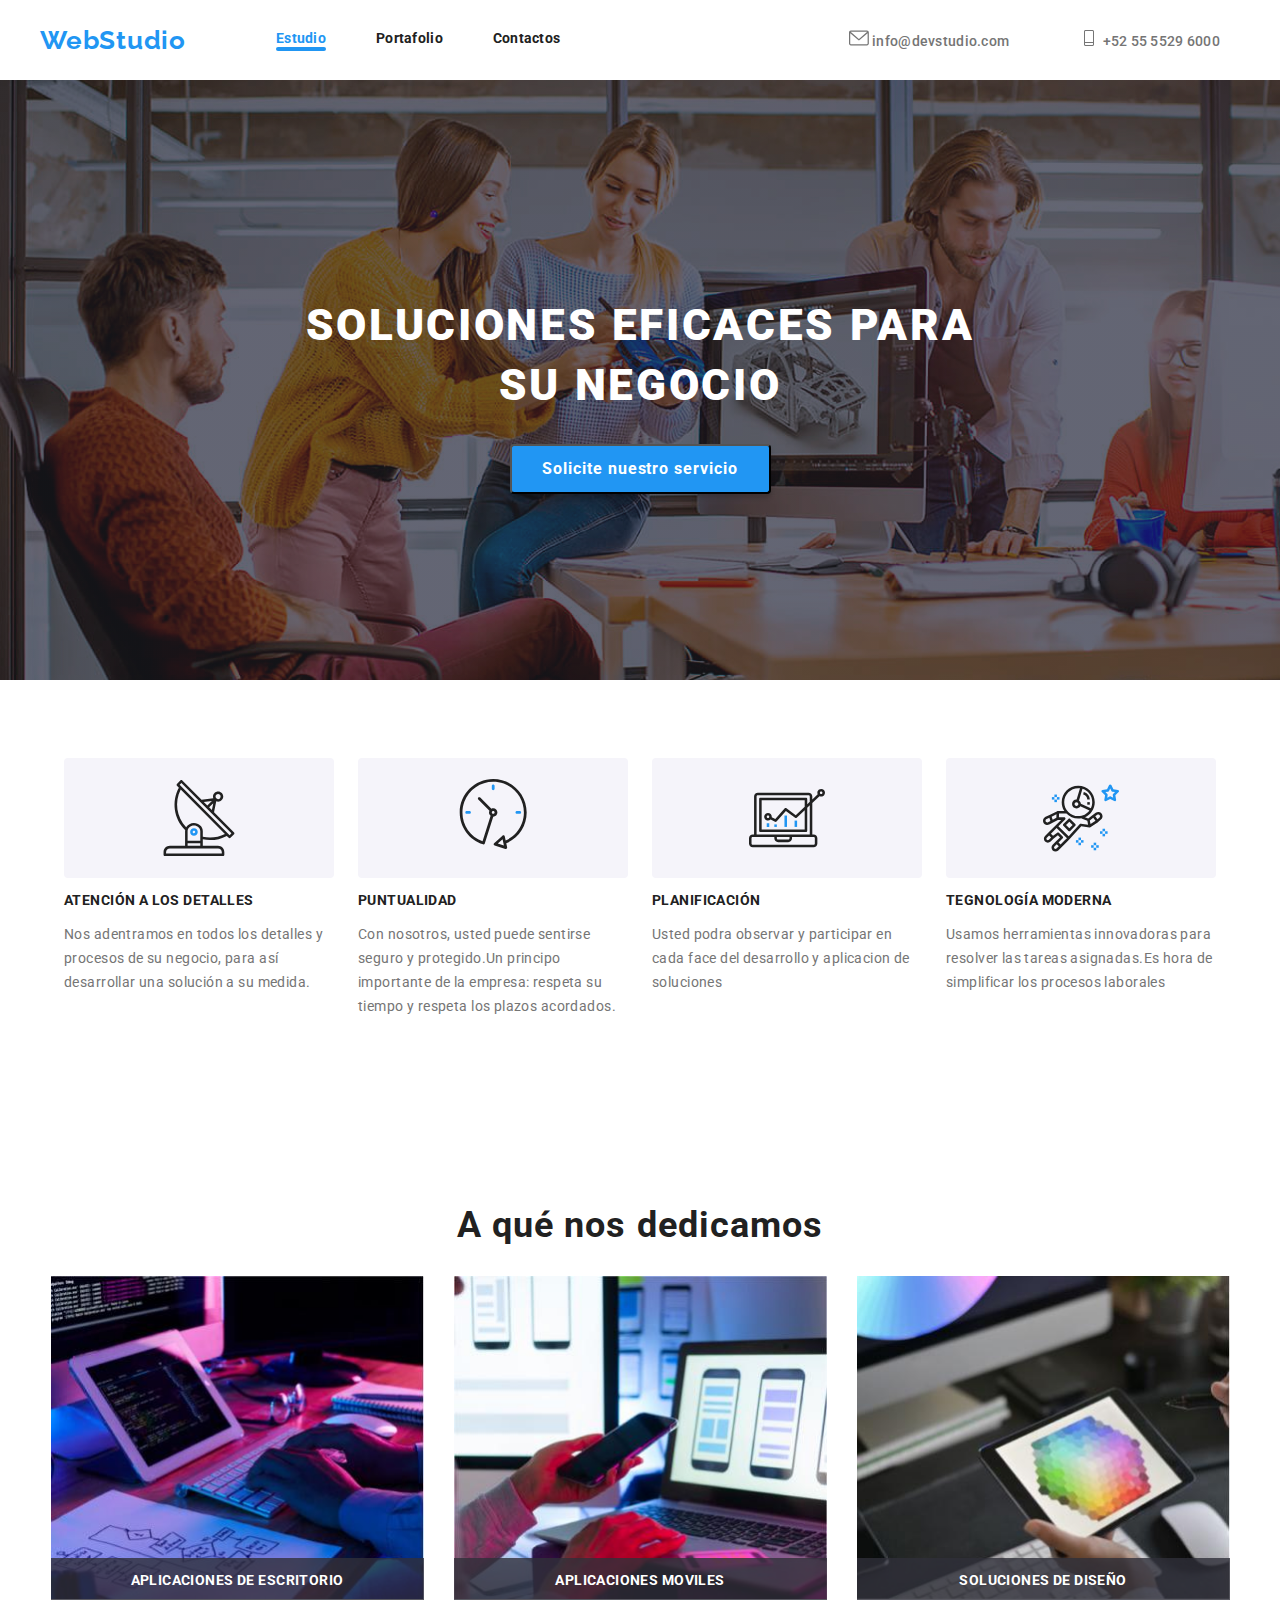
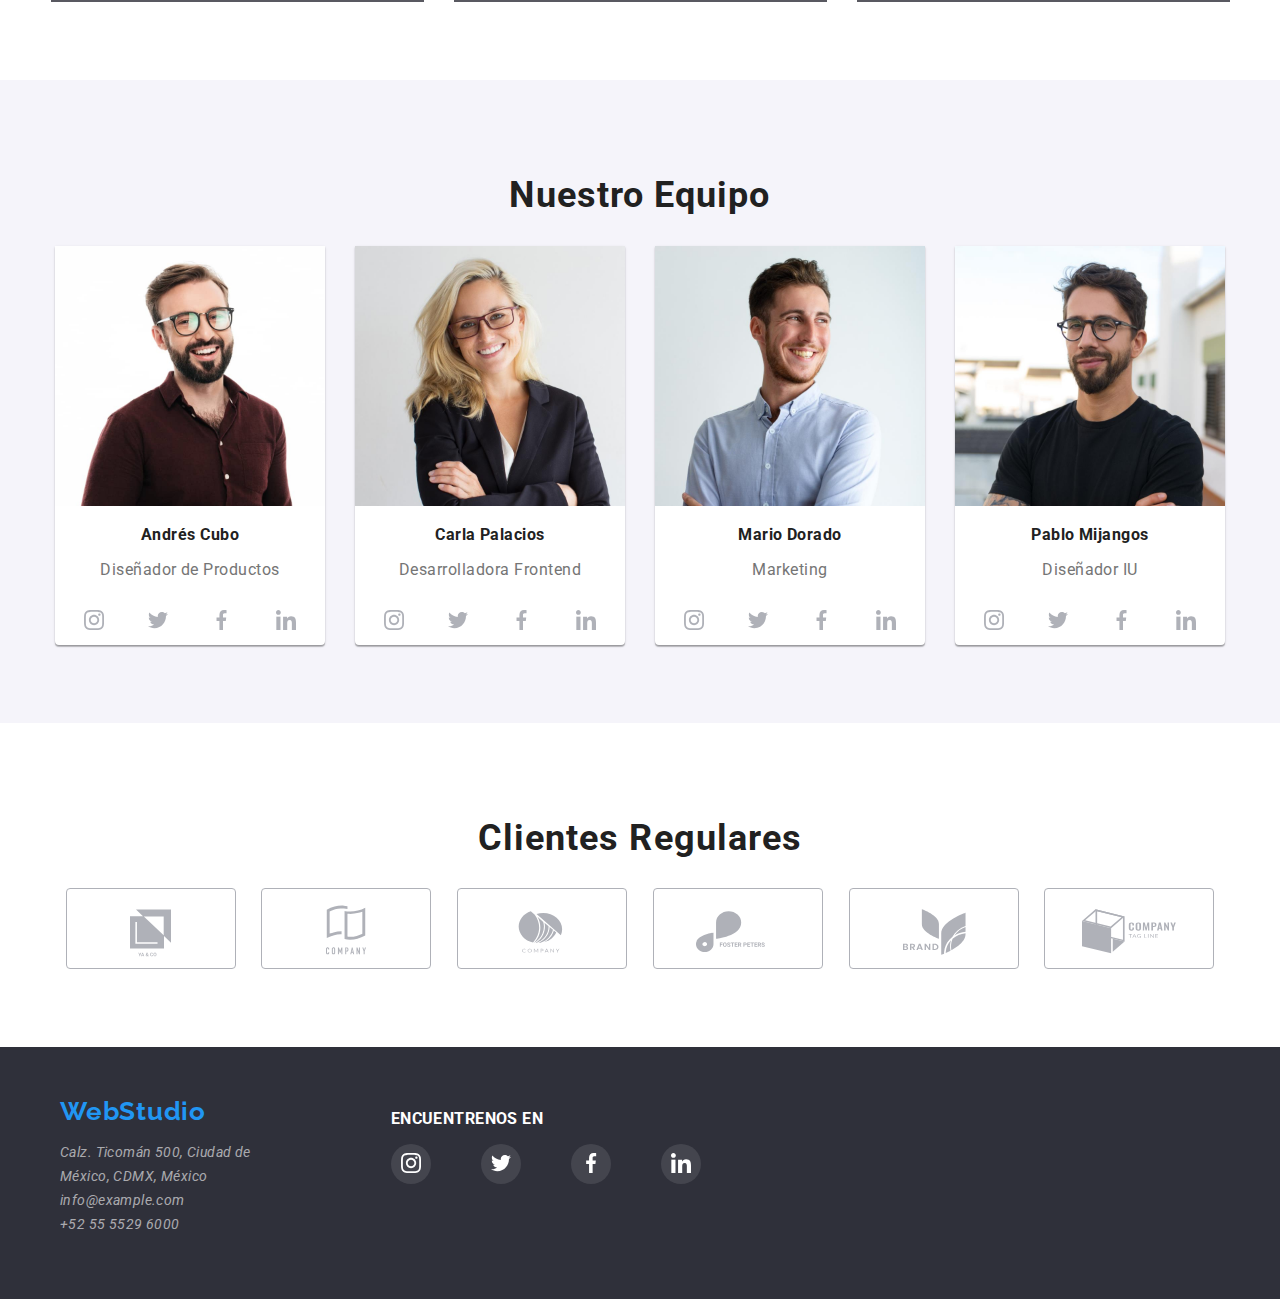
<file: index.html>
<!DOCTYPE html>
<html lang="es">
  <head>
    <meta charset="UTF-8" />
    <meta name="viewport" content="width=device-width, initial-scale=1.0" />
    <link rel="preconnect" href="https://fonts.googleapis.com" />
    <link rel="preconnect" href="https://fonts.gstatic.com" crossorigin />
    <link
      href="https://fonts.googleapis.com/css2?family=Raleway:wght@700&family=Roboto&display=swap"
      rel="stylesheet"
    />
    <link rel="stylesheet" href="css/modern-normalize.css" />
    <link rel="stylesheet" href="css/styles.css" />
    <title>WebStudio</title>
  </head>
  <body>
    <header>
      <div class="container container-header">
        <nav class="navigation-bar">
          <a href="./index.html" class="header-logo">WebStudio</a>
          <ul class="navigation-list">
            <li>
              <a href="index.html" class="nav-list-item active">Estudio</a>
            </li>
            <li>
              <a href="portafolio.html" class="nav-list-item">Portafolio</a>
            </li>
            <li><a href="#" class="nav-list-item">Contactos</a></li>
          </ul>
        </nav>
        <ul class="list-contact">
          <li>
            <a href="mailto:info@devstudio.com" class="list-contact-item">
              <svg width="20px" height="16px">
                <use href="./images/icons/symbol-defs.svg#icon-sobre"></use>
              </svg>
              info@devstudio.com
            </a>
          </li>
          <li>
            <a href="tel:+525555296000" class="list-contact-item">
              <svg width="20px" height="16px">
                <use href="./images/icons/symbol-defs.svg#icon-telefono"></use>
              </svg>

              +52 55 5529 6000
            </a>
          </li>
        </ul>
      </div>
    </header>
    <main>
      <section id="main__main" class="banner">
        <div class="container container-banner">
          <h1 class="title-banner">SOLUCIONES EFICACES PARA SU NEGOCIO</h1>
          <button type="button" class="btn-banner data-modal-open">
            Solicite nuestro servicio
          </button>
        </div>
      </section>
      <section id="main__descripcion" class="section">
        <div class="container">
          <ul class="main-list-descripcion">
            <li>
              <div class="item-img">
                <svg class="" width="76px" height="78px">
                  <use
                    href="./images/icons/symbol-defs.svg#icon-antena-1"
                  ></use>
                </svg>
              </div>

              <h3 class="title-main-descripcion">ATENCIÓN A LOS DETALLES</h3>
              <p class="item-description">
                Nos adentramos en todos los detalles y procesos de su negocio,
                para así desarrollar una solución a su medida.
              </p>
            </li>
            <li>
              <div class="item-img">
                <svg class="" width="76px" height="78px">
                  <use href="./images/icons/symbol-defs.svg#icon-reloj-1"></use>
                </svg>
              </div>
              <h3 class="title-main-descripcion">PUNTUALIDAD</h3>
              <p class="item-description">
                Con nosotros, usted puede sentirse seguro y protegido.Un
                principo importante de la empresa: respeta su tiempo y respeta
                los plazos acordados.
              </p>
            </li>
            <li>
              <div class="item-img">
                <svg class="" width="76px" height="78px">
                  <use
                    href="./images/icons/symbol-defs.svg#icon-diagrama-1"
                  ></use>
                </svg>
              </div>
              <h3 class="title-main-descripcion">PLANIFICACIÓN</h3>
              <p class="item-description">
                Usted podra observar y participar en cada face del desarrollo y
                aplicacion de soluciones
              </p>
            </li>
            <li>
              <div class="item-img">
                <svg class="" width="76px" height="78px">
                  <use
                    href="./images/icons/symbol-defs.svg#icon-astronauta-1"
                  ></use>
                </svg>
              </div>
              <h3 class="title-main-descripcion">TEGNOLOGÍA MODERNA</h3>
              <p class="item-description">
                Usamos herramientas innovadoras para resolver las tareas
                asignadas.Es hora de simplificar los procesos laborales
              </p>
            </li>
          </ul>
        </div>
      </section>
      <section id="main__ofrecemos" class="section">
        <div class="container container-services">
          <h2 class="title-main-services">A qué nos dedicamos</h2>
          <ul class="main-list-services">
            <li class="service-card">
              <div class="card-overlay">
                <p class="overlay-text">APLICACIONES DE ESCRITORIO</p>
              </div>
              <img
                src="./images/caja_1.jpg"
                alt="primera imagen izquierda"
                width="373"
                height="323"
              />
            </li>
            <li class="service-card">
              <div class="card-overlay">
                <p class="overlay-text">APLICACIONES MOVILES</p>
              </div>
              <img
                src="./images/caja_2.jpg"
                alt="segunda imagen centro"
                width="373"
                height="323"
              />
            </li>
            <li class="service-card">
              <div class="card-overlay">
                <p class="overlay-text">SOLUCIONES DE DISEÑO</p>
              </div>
              <img
                src="./images/caja_3.jpg"
                alt="tercera imagen derecha"
                width="373"
                height="323"
              />
            </li>
          </ul>
        </div>
      </section>
      <section id="main__Equipo" class="section team-section">
        <div class="container">
          <h2 class="title-main-team">Nuestro Equipo</h2>
          <ul class="main-list-team">
            <li class="target">
              <img
                src="./images/andres_c.jpg"
                alt="Andres Cubo"
                width="270"
                height="260"
              />
              <h3 class="title-item-team">Andrés Cubo</h3>
              <p class="professions">Diseñador de Productos</p>
              <ul class="redes-tarjetas">
                <li>
                  <a class="redes-sociales">
                    <svg width="20" height="20">
                      <use
                        href="./images/icons/symbol-defs.svg#icon-instagram"
                      ></use>
                    </svg>
                  </a>
                </li>
                <li>
                  <a class="redes-sociales">
                    <svg width="20" height="20">
                      <use
                        href="./images/icons/symbol-defs.svg#icon-twitter"
                      ></use>
                    </svg>
                  </a>
                </li>
                <li>
                  <a class="redes-sociales">
                    <svg width="20" height="20">
                      <use
                        href="./images/icons/symbol-defs.svg#icon-facebook"
                      ></use>
                    </svg>
                  </a>
                </li>
                <li>
                  <a class="redes-sociales">
                    <svg width="20" height="20">
                      <use
                        href="./images/icons/symbol-defs.svg#icon-linkedin"
                      ></use>
                    </svg>
                  </a>
                </li>
              </ul>
            </li>

            <li class="target">
              <img src="./images/carla_p.jpg" width="270" height:="260"
              alt="Carla Palacios" />
              <h3 class="title-item-team">Carla Palacios</h3>
              <p class="professions">Desarrolladora Frontend</p>
              <ul class="redes-tarjetas">
                <li>
                  <a class="redes-sociales">
                    <svg width="20" height="20">
                      <use
                        href="./images/icons/symbol-defs.svg#icon-instagram"
                      ></use>
                    </svg>
                  </a>
                </li>
                <li>
                  <a class="redes-sociales">
                    <svg width="20" height="20">
                      <use
                        href="./images/icons/symbol-defs.svg#icon-twitter"
                      ></use>
                    </svg>
                  </a>
                </li>
                <li>
                  <a class="redes-sociales">
                    <svg width="20" height="20">
                      <use
                        href="./images/icons/symbol-defs.svg#icon-facebook"
                      ></use>
                    </svg>
                  </a>
                </li>
                <li>
                  <a class="redes-sociales">
                    <svg width="20" height="20">
                      <use
                        href="./images/icons/symbol-defs.svg#icon-linkedin"
                      ></use>
                    </svg>
                  </a>
                </li>
              </ul>
            </li>
            <li class="target">
              <img src="./images/mario_d.jpg" width="270" height:="260"
              alt="Mario Dorado" />
              <h3 class="title-item-team">Mario Dorado</h3>
              <p class="professions">Marketing</p>
              <ul class="redes-tarjetas">
                <li>
                  <a class="redes-sociales">
                    <svg width="20" height="20">
                      <use
                        href="./images/icons/symbol-defs.svg#icon-instagram"
                      ></use>
                    </svg>
                  </a>
                </li>
                <li>
                  <a class="redes-sociales">
                    <svg width="20" height="20">
                      <use
                        href="./images/icons/symbol-defs.svg#icon-twitter"
                      ></use>
                    </svg>
                  </a>
                </li>
                <li>
                  <a class="redes-sociales">
                    <svg width="20" height="20">
                      <use
                        href="./images/icons/symbol-defs.svg#icon-facebook"
                      ></use>
                    </svg>
                  </a>
                </li>
                <li>
                  <a class="redes-sociales">
                    <svg width="20" height="20">
                      <use
                        href="./images/icons/symbol-defs.svg#icon-linkedin"
                      ></use>
                    </svg>
                  </a>
                </li>
              </ul>
            </li>
            <li class="target">
              <img src="./images/pablo_m.jpg" width="270" height:="260"
              alt="Pablo Mijangos" />
              <h3 class="title-item-team">Pablo Mijangos</h3>
              <p class="professions">Diseñador IU</p>
              <ul class="redes-tarjetas">
                <li>
                  <a class="redes-sociales">
                    <svg width="20" height="20">
                      <use
                        href="./images/icons/symbol-defs.svg#icon-instagram"
                      ></use>
                    </svg>
                  </a>
                </li>
                <li>
                  <a class="redes-sociales">
                    <svg width="20" height="20">
                      <use
                        href="./images/icons/symbol-defs.svg#icon-twitter"
                      ></use>
                    </svg>
                  </a>
                </li>
                <li>
                  <a class="redes-sociales">
                    <svg width="20" height="20">
                      <use
                        href="./images/icons/symbol-defs.svg#icon-facebook"
                      ></use>
                    </svg>
                  </a>
                </li>
                <li>
                  <a class="redes-sociales">
                    <svg width="20" height="20">
                      <use
                        href="./images/icons/symbol-defs.svg#icon-linkedin"
                      ></use>
                    </svg>
                  </a>
                </li>
              </ul>
            </li>
          </ul>
        </div>
      </section>
      <section id="regular-customers" class="section">
        <h2 class="title-customers">Clientes Regulares</h2>
        <div class="container">
          <ul class="list-customers">
            <li>
              <div class="rectangulo">
                <svg width="106px">
                  <use href="./images/icons/symbol-defs.svg#icon-Logo-4"></use>
                </svg>
              </div>
            </li>

            <li>
              <div class="rectangulo">
                <svg width="106px">
                  <use href="./images/icons/symbol-defs.svg#icon-Logo-3"></use>
                </svg>
              </div>
            </li>
            <li>
              <div class="rectangulo">
                <svg width="106px">
                  <use href="./images/icons/symbol-defs.svg#icon-Logo-2"></use>
                </svg>
              </div>
            </li>
            <li>
              <div class="rectangulo">
                <svg width="106px">
                  <use href="./images/icons/symbol-defs.svg#icon-logo-5"></use>
                </svg>
              </div>
            </li>
            <li>
              <div class="rectangulo">
                <svg width="106px">
                  <use href="./images/icons/symbol-defs.svg#icon-Logo-1"></use>
                </svg>
              </div>
            </li>
            <li>
              <div class="rectangulo">
                <svg width="106px">
                  <use href="./images/icons/symbol-defs.svg#icon-Logo"></use>
                </svg>
              </div>
            </li>
          </ul>
        </div>
      </section>
    </main>
    <footer id="contactos">
      <div class="container container-footer">
        <address>
          <a href="#" class="logo-footer">WebStudio</a>
          <ul class="list-footer">
            <li>
              <a href="#" class="list-item-footer"
                >Calz. Ticomán 500, Ciudad de <br />México, CDMX, México</a
              >
            </li>
            <li>
              <a href="mailto:info@example.com" class="list-item-footer">
                info@example.com</a
              >
            </li>
            <li>
              <a href="tel:+525555296000" class="list-item-footer">
                +52 55 5529 6000</a
              >
            </li>
          </ul>
        </address>
        <div class="redes-footer">
          <h3>ENCUENTRENOS EN</h3>
          <div class="item-footer">
            <div class="circle">
              <use>
                <svg
                  width="20"
                  height="20"
                  viewBox="0 0 20 20"
                  fill="none"
                  xmlns="http://www.w3.org/2000/svg"
                >
                  <g id="instagram 2" clip-path="url(#clip0_75273_796)">
                    <path
                      id="Vector"
                      d="M19.9804 5.88005C19.9336 4.81738 19.7617 4.0868 19.5156 3.45374C19.2616 2.78176 18.8709 2.18014 18.359 1.68002C17.8589 1.1721 17.2533 0.777435 16.5891 0.527447C15.9524 0.281274 15.2256 0.109427 14.163 0.0625732C13.0924 0.0117516 12.7525 0 10.0371 0C7.32173 0 6.98185 0.0117516 5.91521 0.0586052C4.85253 0.105459 4.12195 0.277459 3.48904 0.523479C2.81692 0.777435 2.2153 1.16814 1.71517 1.68002C1.20726 2.18014 0.812743 2.78573 0.562603 3.44992C0.31643 4.0868 0.144583 4.81341 0.0977294 5.87609C0.0469078 6.9467 0.0351562 7.28658 0.0351562 10.002C0.0351562 12.7173 0.0469078 13.0572 0.0937614 14.1239C0.140615 15.1865 0.312615 15.9171 0.558787 16.5502C0.812743 17.2221 1.20726 17.8238 1.71517 18.3239C2.2153 18.8318 2.82088 19.2265 3.48508 19.4765C4.12195 19.7226 4.84856 19.8945 5.91139 19.9413C6.97788 19.9883 7.31791 19.9999 10.0333 19.9999C12.7487 19.9999 13.0885 19.9883 14.1552 19.9413C15.2179 19.8945 15.9484 19.7226 16.5813 19.4765C17.9254 18.9568 18.9881 17.8941 19.5078 16.5502C19.7538 15.9133 19.9258 15.1865 19.9727 14.1239C20.0195 13.0572 20.0313 12.7173 20.0313 10.002C20.0313 7.28658 20.0273 6.9467 19.9804 5.88005ZM18.1794 14.0457C18.1364 15.0225 17.9723 15.5499 17.8356 15.9015C17.4995 16.7728 16.808 17.4643 15.9367 17.8004C15.5851 17.9372 15.0538 18.1012 14.0809 18.1441C13.026 18.1911 12.7096 18.2027 10.0411 18.2027C7.37255 18.2027 7.05221 18.1911 6.00113 18.1441C5.02438 18.1012 4.49693 17.9372 4.1453 17.8004C3.71171 17.6402 3.31704 17.3862 2.9967 17.0541C2.6646 16.7298 2.41065 16.3391 2.2504 15.9055C2.11365 15.5539 1.94959 15.0225 1.90671 14.0497C1.8597 12.9948 1.8481 12.6783 1.8481 10.0097C1.8481 7.34122 1.8597 7.02087 1.90671 5.96995C1.94959 4.99319 2.11365 4.46575 2.2504 4.11412C2.41065 3.68038 2.6646 3.28586 3.00067 2.96536C3.32483 2.63327 3.71553 2.37931 4.14927 2.21921C4.5009 2.08247 5.03231 1.9184 6.0051 1.87537C7.05999 1.82851 7.37652 1.81676 10.0449 1.81676C12.7174 1.81676 13.0337 1.82851 14.0848 1.87537C15.0616 1.9184 15.589 2.08247 15.9407 2.21921C16.3742 2.37931 16.7689 2.63327 17.0893 2.96536C17.4213 3.28967 17.6753 3.68038 17.8356 4.11412C17.9723 4.46575 18.1364 4.99701 18.1794 5.96995C18.2263 7.02484 18.238 7.34122 18.238 10.0097C18.238 12.6783 18.2263 12.9908 18.1794 14.0457Z"
                      fill="white"
                    />
                    <path
                      id="Vector_2"
                      d="M10.0371 4.86414C7.20074 4.86414 4.89941 7.16531 4.89941 10.0019C4.89941 12.8384 7.20074 15.1396 10.0371 15.1396C12.8737 15.1396 15.1749 12.8384 15.1749 10.0019C15.1749 7.16531 12.8737 4.86414 10.0371 4.86414ZM10.0371 13.3346C8.19702 13.3346 6.70442 11.8421 6.70442 10.0019C6.70442 8.16159 8.19702 6.66914 10.0371 6.66914C11.8774 6.66914 13.3698 8.16159 13.3698 10.0019C13.3698 11.8421 11.8774 13.3346 10.0371 13.3346Z"
                      fill="white"
                    />
                    <path
                      id="Vector_3"
                      d="M16.5775 4.6611C16.5775 5.32346 16.0404 5.86052 15.3779 5.86052C14.7155 5.86052 14.1785 5.32346 14.1785 4.6611C14.1785 3.99858 14.7155 3.46167 15.3779 3.46167C16.0404 3.46167 16.5775 3.99858 16.5775 4.6611Z"
                      fill="white"
                    />
                  </g>
                  <defs>
                    <clipPath id="clip0_75273_796">
                      <rect width="20" height="20" fill="white" />
                    </clipPath>
                  </defs>
                </svg>
              </use>
            </div>
            <div class="circle">
              <use>
                <svg
                  width="20"
                  height="20"
                  viewBox="0 0 20 20"
                  fill="none"
                  xmlns="http://www.w3.org/2000/svg"
                >
                  <g id="twitter 1" clip-path="url(#clip0_75273_790)">
                    <g id="Grupo">
                      <g id="Grupo_2">
                        <path
                          id="Vector"
                          d="M20 3.79875C19.2563 4.125 18.4637 4.34125 17.6375 4.44625C18.4875 3.93875 19.1363 3.14125 19.4412 2.18C18.6488 2.6525 17.7738 2.98625 16.8412 3.1725C16.0887 2.37125 15.0162 1.875 13.8462 1.875C11.5763 1.875 9.74875 3.7175 9.74875 5.97625C9.74875 6.30125 9.77625 6.61375 9.84375 6.91125C6.435 6.745 3.41875 5.11125 1.3925 2.6225C1.03875 3.23625 0.83125 3.93875 0.83125 4.695C0.83125 6.115 1.5625 7.37375 2.6525 8.1025C1.99375 8.09 1.3475 7.89875 0.8 7.5975C0.8 7.61 0.8 7.62625 0.8 7.6425C0.8 9.635 2.22125 11.29 4.085 11.6712C3.75125 11.7625 3.3875 11.8062 3.01 11.8062C2.7475 11.8062 2.4825 11.7913 2.23375 11.7362C2.765 13.36 4.2725 14.5538 6.065 14.5925C4.67 15.6838 2.89875 16.3412 0.98125 16.3412C0.645 16.3412 0.3225 16.3263 0 16.285C1.81625 17.4563 3.96875 18.125 6.29 18.125C13.835 18.125 17.96 11.875 17.96 6.4575C17.96 6.27625 17.9538 6.10125 17.945 5.9275C18.7588 5.35 19.4425 4.62875 20 3.79875Z"
                          fill="white"
                        />
                      </g>
                    </g>
                  </g>
                  <defs>
                    <clipPath id="clip0_75273_790">
                      <rect width="20" height="20" fill="white" />
                    </clipPath>
                  </defs>
                </svg>
              </use>
            </div>

            <div class="circle">
              <use>
                <svg
                  width="20"
                  height="20"
                  viewBox="0 0 20 20"
                  fill="none"
                  xmlns="http://www.w3.org/2000/svg"
                >
                  <g id="facebook 1" clip-path="url(#clip0_75273_786)">
                    <path
                      id="Vector"
                      d="M13.3309 3.32083H15.1567V0.140833C14.8417 0.0975 13.7584 0 12.4967 0C9.86422 0 8.06088 1.65583 8.06088 4.69917V7.5H5.15588V11.055H8.06088V20H11.6226V11.0558H14.4101L14.8526 7.50083H11.6217V5.05167C11.6226 4.02417 11.8992 3.32083 13.3309 3.32083Z"
                      fill="white"
                    />
                  </g>
                  <defs>
                    <clipPath id="clip0_75273_786">
                      <rect width="20" height="20" fill="white" />
                    </clipPath>
                  </defs>
                </svg>
              </use>
            </div>
            <div class="circle">
              <use>
                <svg
                  width="20"
                  height="20"
                  viewBox="0 0 20 20"
                  fill="none"
                  xmlns="http://www.w3.org/2000/svg"
                >
                  <g id="linkedin 1" clip-path="url(#clip0_75273_780)">
                    <path
                      id="Vector"
                      d="M19.995 20.0001V19.9993H20V12.6643C20 9.07593 19.2275 6.31177 15.0325 6.31177C13.0158 6.31177 11.6625 7.41843 11.11 8.4676H11.0517V6.64677H7.07416V19.9993H11.2158V13.3876C11.2158 11.6468 11.5458 9.96343 13.7017 9.96343C15.8258 9.96343 15.8575 11.9501 15.8575 13.4993V20.0001H19.995Z"
                      fill="white"
                    />
                    <path
                      id="Vector_2"
                      d="M0.329956 6.64746H4.47662V20H0.329956V6.64746Z"
                      fill="white"
                    />
                    <path
                      id="Vector_3"
                      d="M2.40167 0C1.07583 0 0 1.07583 0 2.40167C0 3.7275 1.07583 4.82583 2.40167 4.82583C3.7275 4.82583 4.80333 3.7275 4.80333 2.40167C4.8025 1.07583 3.72667 0 2.40167 0V0Z"
                      fill="white"
                    />
                  </g>
                  <defs>
                    <clipPath id="clip0_75273_780">
                      <rect width="20" height="20" fill="white" />
                    </clipPath>
                  </defs>
                </svg>
              </use>
            </div>
          </div>
        </div>
      </div>
    </footer>
    <div class="backdrop is-hidden" data-modal>
      <div class="modal">
        <button class="data-modal-close">
          <!-- <svg class="icon-close" width="11" height="11"> -->
            <!-- <use href="./images/icons/close-black-defs.svg#close-black"></use> -->
          <!-- </svg> -->
          <!-- <use> este no funcionó-->
            <svg
              xmlns="http://www.w3.org/2000/svg"
              width="11"
              height="11"
              viewBox="0 0 11 11"
              fill="none"
            >
              <path
                d="M11 1.10786L9.89214 0L5.5 4.39214L1.10786 0L0 1.10786L4.39214 5.5L0 9.89214L1.10786 11L5.5 6.60786L9.89214 11L11 9.89214L6.60786 5.5L11 1.10786Z"
                fill="black"
              />
            </svg>
          </use>
        </button>
      </div>
    </div>
    <script src="modal.js"></script>
  </body>
</html>
</file>
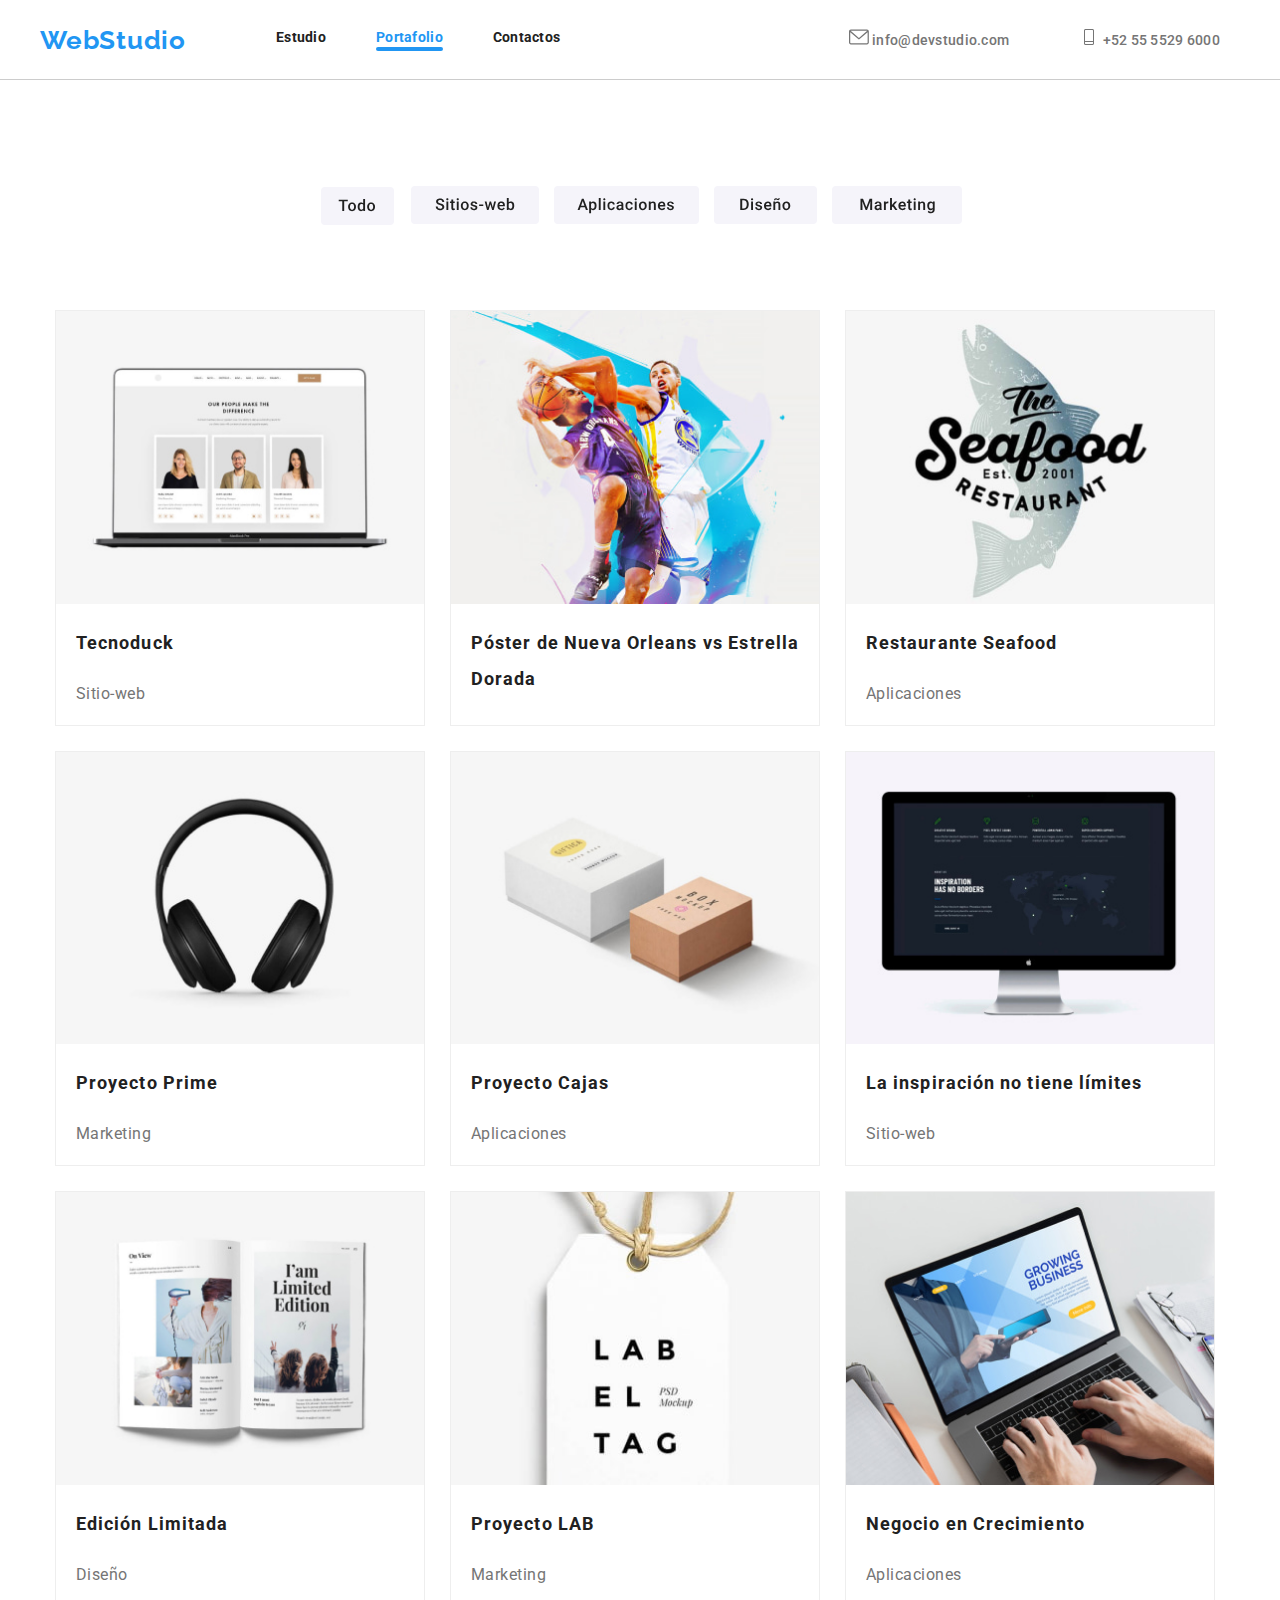
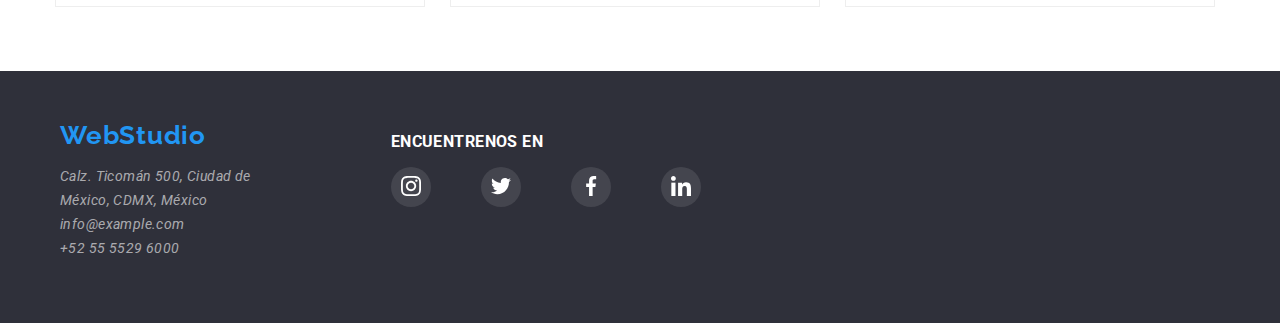
<file: portafolio.html>
<!DOCTYPE html>
<html lang="es">
  <head>
    <meta charset="UTF-8" />
    <meta name="viewport" content="width=device-width, initial-scale=1.0" />
    <title>WebStudio - Portafolio</title>
    <link rel="stylesheet" href="./css/styles.css" />
    <link rel="preconnect" href="https://fonts.googleapis.com" />
    <link rel="preconnect" href="https://fonts.gstatic.com" crossorigin />
    <link
      href="https://fonts.googleapis.com/css2?family=Raleway:wght@700&family=Roboto:wght@400;500;700;900&display=swap"
      rel="stylesheet"
    />
    <link rel="stylesheet" href="css/modern-normalize.css" />
    <link rel="stylesheet" href="css/styles.css" />
  </head>

  <body>
    <header class="portafolio-header">
      <div class="container container-header">
        <nav class="navigation-bar">
          <a href="./index.html" class="header-logo">WebStudio</a>
          <ul class="navigation-list">
            <li><a href="index.html" class="nav-list-item">Estudio</a></li>
            <li>
              <a href="portafolio.html" class="nav-list-item active"
                >Portafolio</a
              >
            </li>
            <li><a href="#" class="nav-list-item">Contactos</a></li>
          </ul>
        </nav>
        <ul class="list-contact">
          <li>
            <a href="mailto:info@devstudio.com" class="list-contact-item">
              <svg width="20px" height="16px">
                <use href="./images/icons/symbol-defs.svg#icon-sobre"></use>
              </svg>
              info@devstudio.com
            </a>
          </li>
          <li>
            <a href="tel:+525555296000" class="list-contact-item">
              <svg width="20px" height="16px">
                <use href="./images/icons/symbol-defs.svg#icon-telefono"></use>
              </svg>

              +52 55 5529 6000
            </a>
          </li>
        </ul>
      </div>
    </header>
    <main>
      <ul class="list-portafolio-products">
        <li>
          <use>
            <svg
              width="77"
              height="43"
              viewBox="0 0 77 43"
              fill="none"
              xmlns="http://www.w3.org/2000/svg"
              class="img-button-portafolio"
            >
              <g filter="url(#filter0_ddd_1_718)">
                <rect
                  x="2"
                  y="1"
                  width="73"
                  height="38"
                  rx="4"
                  fill="#F5F4FA"
                />
              </g>
              <path
                d="M25.2019 13.625V25H23.2566V13.625H25.2019ZM28.7722 13.625V15.1875H19.7175V13.625H28.7722ZM29.1116 20.8672V20.6875C29.1116 20.0781 29.2001 19.513 29.3772 18.9922C29.5543 18.4661 29.8095 18.0104 30.1428 17.625C30.4814 17.2344 30.8928 16.9323 31.3772 16.7188C31.8668 16.5 32.4189 16.3906 33.0334 16.3906C33.6532 16.3906 34.2053 16.5 34.6897 16.7188C35.1793 16.9323 35.5933 17.2344 35.9319 17.625C36.2704 18.0104 36.5282 18.4661 36.7053 18.9922C36.8824 19.513 36.9709 20.0781 36.9709 20.6875V20.8672C36.9709 21.4766 36.8824 22.0417 36.7053 22.5625C36.5282 23.0833 36.2704 23.5391 35.9319 23.9297C35.5933 24.3151 35.1819 24.6172 34.6975 24.8359C34.2131 25.0495 33.6636 25.1562 33.0491 25.1562C32.4293 25.1562 31.8746 25.0495 31.385 24.8359C30.9006 24.6172 30.4892 24.3151 30.1506 23.9297C29.8121 23.5391 29.5543 23.0833 29.3772 22.5625C29.2001 22.0417 29.1116 21.4766 29.1116 20.8672ZM30.9944 20.6875V20.8672C30.9944 21.2474 31.0334 21.6068 31.1116 21.9453C31.1897 22.2839 31.3121 22.5807 31.4788 22.8359C31.6454 23.0911 31.859 23.2917 32.1194 23.4375C32.3798 23.5833 32.6897 23.6562 33.0491 23.6562C33.398 23.6562 33.7001 23.5833 33.9553 23.4375C34.2157 23.2917 34.4293 23.0911 34.5959 22.8359C34.7626 22.5807 34.885 22.2839 34.9631 21.9453C35.0465 21.6068 35.0881 21.2474 35.0881 20.8672V20.6875C35.0881 20.3125 35.0465 19.9583 34.9631 19.625C34.885 19.2865 34.76 18.987 34.5881 18.7266C34.4215 18.4661 34.2079 18.263 33.9475 18.1172C33.6923 17.9661 33.3876 17.8906 33.0334 17.8906C32.6793 17.8906 32.372 17.9661 32.1116 18.1172C31.8564 18.263 31.6454 18.4661 31.4788 18.7266C31.3121 18.987 31.1897 19.2865 31.1116 19.625C31.0334 19.9583 30.9944 20.3125 30.9944 20.6875ZM44.1853 23.25V13H46.0759V25H44.365L44.1853 23.25ZM38.6853 20.8672V20.7031C38.6853 20.0625 38.7608 19.4792 38.9119 18.9531C39.0629 18.4219 39.2817 17.9661 39.5681 17.5859C39.8546 17.2005 40.2035 16.9062 40.615 16.7031C41.0265 16.4948 41.49 16.3906 42.0056 16.3906C42.516 16.3906 42.964 16.4896 43.3494 16.6875C43.7348 16.8854 44.0629 17.1693 44.3337 17.5391C44.6046 17.9036 44.8207 18.3411 44.9822 18.8516C45.1436 19.3568 45.2582 19.9193 45.3259 20.5391V21.0625C45.2582 21.6667 45.1436 22.2188 44.9822 22.7188C44.8207 23.2188 44.6046 23.651 44.3337 24.0156C44.0629 24.3802 43.7322 24.6615 43.3416 24.8594C42.9561 25.0573 42.5056 25.1562 41.99 25.1562C41.4796 25.1562 41.0186 25.0495 40.6072 24.8359C40.2009 24.6224 39.8546 24.3229 39.5681 23.9375C39.2817 23.5521 39.0629 23.099 38.9119 22.5781C38.7608 22.0521 38.6853 21.4818 38.6853 20.8672ZM40.5681 20.7031V20.8672C40.5681 21.2526 40.602 21.612 40.6697 21.9453C40.7426 22.2786 40.8546 22.5729 41.0056 22.8281C41.1567 23.0781 41.352 23.276 41.5916 23.4219C41.8364 23.5625 42.128 23.6328 42.4666 23.6328C42.8936 23.6328 43.2452 23.5391 43.5212 23.3516C43.7973 23.1641 44.0134 22.9115 44.1697 22.5938C44.3311 22.2708 44.4405 21.9115 44.4978 21.5156V20.1016C44.4666 19.7943 44.4015 19.5078 44.3025 19.2422C44.2087 18.9766 44.0811 18.7448 43.9197 18.5469C43.7582 18.3438 43.5577 18.1875 43.3181 18.0781C43.0837 17.9635 42.8051 17.9062 42.4822 17.9062C42.1384 17.9062 41.8468 17.9792 41.6072 18.125C41.3676 18.2708 41.1697 18.4714 41.0134 18.7266C40.8624 18.9818 40.7504 19.2786 40.6775 19.6172C40.6046 19.9557 40.5681 20.3177 40.5681 20.7031ZM48.1653 20.8672V20.6875C48.1653 20.0781 48.2539 19.513 48.4309 18.9922C48.608 18.4661 48.8632 18.0104 49.1966 17.625C49.5351 17.2344 49.9466 16.9323 50.4309 16.7188C50.9205 16.5 51.4726 16.3906 52.0872 16.3906C52.707 16.3906 53.2591 16.5 53.7434 16.7188C54.233 16.9323 54.6471 17.2344 54.9856 17.625C55.3242 18.0104 55.582 18.4661 55.7591 18.9922C55.9361 19.513 56.0247 20.0781 56.0247 20.6875V20.8672C56.0247 21.4766 55.9361 22.0417 55.7591 22.5625C55.582 23.0833 55.3242 23.5391 54.9856 23.9297C54.6471 24.3151 54.2356 24.6172 53.7513 24.8359C53.2669 25.0495 52.7174 25.1562 52.1028 25.1562C51.483 25.1562 50.9283 25.0495 50.4388 24.8359C49.9544 24.6172 49.5429 24.3151 49.2044 23.9297C48.8658 23.5391 48.608 23.0833 48.4309 22.5625C48.2539 22.0417 48.1653 21.4766 48.1653 20.8672ZM50.0481 20.6875V20.8672C50.0481 21.2474 50.0872 21.6068 50.1653 21.9453C50.2434 22.2839 50.3658 22.5807 50.5325 22.8359C50.6992 23.0911 50.9127 23.2917 51.1731 23.4375C51.4335 23.5833 51.7434 23.6562 52.1028 23.6562C52.4518 23.6562 52.7539 23.5833 53.0091 23.4375C53.2695 23.2917 53.483 23.0911 53.6497 22.8359C53.8164 22.5807 53.9388 22.2839 54.0169 21.9453C54.1002 21.6068 54.1419 21.2474 54.1419 20.8672V20.6875C54.1419 20.3125 54.1002 19.9583 54.0169 19.625C53.9388 19.2865 53.8138 18.987 53.6419 18.7266C53.4752 18.4661 53.2617 18.263 53.0013 18.1172C52.746 17.9661 52.4414 17.8906 52.0872 17.8906C51.733 17.8906 51.4257 17.9661 51.1653 18.1172C50.9101 18.263 50.6992 18.4661 50.5325 18.7266C50.3658 18.987 50.2434 19.2865 50.1653 19.625C50.0872 19.9583 50.0481 20.3125 50.0481 20.6875Z"
                fill="#212121"
              />
            </svg>
          </use>
        </li>
        <li>
          <use>
            <svg
              width="128"
              height="38"
              viewBox="0 0 128 38"
              fill="none"
              xmlns="http://www.w3.org/2000/svg"
              class="img-button-portafolio"
            >
              <rect width="128" height="38" rx="4" fill="#F5F4FA" />
              <path
                d="M31.2931 21.0703C31.2931 20.8359 31.2567 20.6276 31.1838 20.4453C31.116 20.263 30.9936 20.0964 30.8166 19.9453C30.6395 19.7943 30.3895 19.6484 30.0666 19.5078C29.7489 19.362 29.3426 19.2135 28.8478 19.0625C28.3061 18.8958 27.8061 18.7109 27.3478 18.5078C26.8947 18.2995 26.4989 18.0599 26.1603 17.7891C25.8218 17.513 25.5588 17.1979 25.3713 16.8438C25.1838 16.4844 25.09 16.0703 25.09 15.6016C25.09 15.138 25.1864 14.7161 25.3791 14.3359C25.577 13.9557 25.8556 13.6276 26.215 13.3516C26.5796 13.0703 27.0093 12.8542 27.5041 12.7031C27.9989 12.5469 28.5457 12.4688 29.1447 12.4688C29.9884 12.4688 30.715 12.625 31.3244 12.9375C31.939 13.25 32.4103 13.6693 32.7384 14.1953C33.0718 14.7214 33.2384 15.3021 33.2384 15.9375H31.2931C31.2931 15.5625 31.2124 15.2318 31.0509 14.9453C30.8947 14.6536 30.6551 14.4245 30.3322 14.2578C30.0145 14.0911 29.6108 14.0078 29.1213 14.0078C28.6577 14.0078 28.2723 14.0781 27.965 14.2188C27.6577 14.3594 27.4285 14.5495 27.2775 14.7891C27.1265 15.0286 27.0509 15.2995 27.0509 15.6016C27.0509 15.8151 27.1004 16.0104 27.1994 16.1875C27.2983 16.3594 27.4494 16.5208 27.6525 16.6719C27.8556 16.8177 28.1108 16.9557 28.4181 17.0859C28.7254 17.2161 29.0874 17.3411 29.5041 17.4609C30.1343 17.6484 30.6838 17.8568 31.1525 18.0859C31.6213 18.3099 32.0119 18.5651 32.3244 18.8516C32.6369 19.138 32.8713 19.4635 33.0275 19.8281C33.1838 20.1875 33.2619 20.5964 33.2619 21.0547C33.2619 21.5339 33.1655 21.9661 32.9728 22.3516C32.7801 22.7318 32.5041 23.0573 32.1447 23.3281C31.7905 23.5938 31.3634 23.7995 30.8634 23.9453C30.3686 24.0859 29.8166 24.1562 29.2072 24.1562C28.6603 24.1562 28.1213 24.0833 27.59 23.9375C27.064 23.7917 26.5848 23.5703 26.1525 23.2734C25.7202 22.9714 25.3765 22.5964 25.1213 22.1484C24.866 21.6953 24.7384 21.1667 24.7384 20.5625H26.6994C26.6994 20.9323 26.7619 21.2474 26.8869 21.5078C27.0171 21.7682 27.1968 21.9818 27.4259 22.1484C27.6551 22.3099 27.9207 22.4297 28.2228 22.5078C28.5301 22.5859 28.8582 22.625 29.2072 22.625C29.6655 22.625 30.0483 22.5599 30.3556 22.4297C30.6681 22.2995 30.9025 22.1172 31.0588 21.8828C31.215 21.6484 31.2931 21.3776 31.2931 21.0703ZM37.3044 15.5469V24H35.4137V15.5469H37.3044ZM35.2887 13.3281C35.2887 13.0417 35.3825 12.8047 35.57 12.6172C35.7627 12.4245 36.0283 12.3281 36.3669 12.3281C36.7002 12.3281 36.9632 12.4245 37.1559 12.6172C37.3486 12.8047 37.445 13.0417 37.445 13.3281C37.445 13.6094 37.3486 13.8438 37.1559 14.0312C36.9632 14.2188 36.7002 14.3125 36.3669 14.3125C36.0283 14.3125 35.7627 14.2188 35.57 14.0312C35.3825 13.8438 35.2887 13.6094 35.2887 13.3281ZM43.7219 15.5469V16.9219H38.9563V15.5469H43.7219ZM40.3313 13.4766H42.2141V21.6641C42.2141 21.9245 42.2505 22.125 42.3234 22.2656C42.4016 22.401 42.5083 22.4922 42.6438 22.5391C42.7792 22.5859 42.938 22.6094 43.1203 22.6094C43.2505 22.6094 43.3755 22.6016 43.4953 22.5859C43.6151 22.5703 43.7115 22.5547 43.7844 22.5391L43.7922 23.9766C43.6359 24.0234 43.4536 24.0651 43.2453 24.1016C43.0422 24.138 42.8078 24.1562 42.5422 24.1562C42.1099 24.1562 41.7271 24.0807 41.3938 23.9297C41.0604 23.7734 40.8 23.5208 40.6125 23.1719C40.425 22.8229 40.3313 22.3594 40.3313 21.7812V13.4766ZM47.6706 15.5469V24H45.78V15.5469H47.6706ZM45.655 13.3281C45.655 13.0417 45.7488 12.8047 45.9363 12.6172C46.129 12.4245 46.3946 12.3281 46.7331 12.3281C47.0665 12.3281 47.3295 12.4245 47.5222 12.6172C47.7149 12.8047 47.8113 13.0417 47.8113 13.3281C47.8113 13.6094 47.7149 13.8438 47.5222 14.0312C47.3295 14.2188 47.0665 14.3125 46.7331 14.3125C46.3946 14.3125 46.129 14.2188 45.9363 14.0312C45.7488 13.8438 45.655 13.6094 45.655 13.3281ZM49.8538 19.8672V19.6875C49.8538 19.0781 49.9423 18.513 50.1194 17.9922C50.2965 17.4661 50.5517 17.0104 50.885 16.625C51.2235 16.2344 51.635 15.9323 52.1194 15.7188C52.609 15.5 53.161 15.3906 53.7756 15.3906C54.3954 15.3906 54.9475 15.5 55.4319 15.7188C55.9215 15.9323 56.3355 16.2344 56.6741 16.625C57.0126 17.0104 57.2704 17.4661 57.4475 17.9922C57.6246 18.513 57.7131 19.0781 57.7131 19.6875V19.8672C57.7131 20.4766 57.6246 21.0417 57.4475 21.5625C57.2704 22.0833 57.0126 22.5391 56.6741 22.9297C56.3355 23.3151 55.9241 23.6172 55.4397 23.8359C54.9553 24.0495 54.4058 24.1562 53.7913 24.1562C53.1715 24.1562 52.6168 24.0495 52.1272 23.8359C51.6428 23.6172 51.2314 23.3151 50.8928 22.9297C50.5543 22.5391 50.2965 22.0833 50.1194 21.5625C49.9423 21.0417 49.8538 20.4766 49.8538 19.8672ZM51.7366 19.6875V19.8672C51.7366 20.2474 51.7756 20.6068 51.8538 20.9453C51.9319 21.2839 52.0543 21.5807 52.2209 21.8359C52.3876 22.0911 52.6011 22.2917 52.8616 22.4375C53.122 22.5833 53.4319 22.6562 53.7913 22.6562C54.1402 22.6562 54.4423 22.5833 54.6975 22.4375C54.9579 22.2917 55.1715 22.0911 55.3381 21.8359C55.5048 21.5807 55.6272 21.2839 55.7053 20.9453C55.7886 20.6068 55.8303 20.2474 55.8303 19.8672V19.6875C55.8303 19.3125 55.7886 18.9583 55.7053 18.625C55.6272 18.2865 55.5022 17.987 55.3303 17.7266C55.1636 17.4661 54.9501 17.263 54.6897 17.1172C54.4345 16.9661 54.1298 16.8906 53.7756 16.8906C53.4215 16.8906 53.1142 16.9661 52.8538 17.1172C52.5985 17.263 52.3876 17.4661 52.2209 17.7266C52.0543 17.987 51.9319 18.2865 51.8538 18.625C51.7756 18.9583 51.7366 19.3125 51.7366 19.6875ZM64.5134 21.7109C64.5134 21.5234 64.4666 21.3542 64.3728 21.2031C64.2791 21.0469 64.0994 20.9062 63.8338 20.7812C63.5733 20.6562 63.1879 20.5417 62.6775 20.4375C62.2296 20.3385 61.8181 20.2214 61.4431 20.0859C61.0733 19.9453 60.7556 19.776 60.49 19.5781C60.2244 19.3802 60.0186 19.1458 59.8728 18.875C59.727 18.6042 59.6541 18.2917 59.6541 17.9375C59.6541 17.5938 59.7296 17.2682 59.8806 16.9609C60.0317 16.6536 60.2478 16.3828 60.5291 16.1484C60.8103 15.9141 61.1515 15.7292 61.5525 15.5938C61.9588 15.4583 62.4119 15.3906 62.9119 15.3906C63.6202 15.3906 64.227 15.5104 64.7322 15.75C65.2426 15.9844 65.6332 16.3047 65.9041 16.7109C66.1749 17.112 66.3103 17.5651 66.3103 18.0703H64.4275C64.4275 17.8464 64.3702 17.638 64.2556 17.4453C64.1463 17.2474 63.9796 17.0885 63.7556 16.9688C63.5317 16.8438 63.2504 16.7812 62.9119 16.7812C62.589 16.7812 62.3207 16.8333 62.1072 16.9375C61.8989 17.0365 61.7426 17.1667 61.6384 17.3281C61.5395 17.4896 61.49 17.6667 61.49 17.8594C61.49 18 61.516 18.1276 61.5681 18.2422C61.6254 18.3516 61.7192 18.4531 61.8494 18.5469C61.9796 18.6354 62.1567 18.7188 62.3806 18.7969C62.6098 18.875 62.8963 18.9505 63.24 19.0234C63.8858 19.1589 64.4405 19.3333 64.9041 19.5469C65.3728 19.7552 65.7322 20.026 65.9822 20.3594C66.2322 20.6875 66.3572 21.1042 66.3572 21.6094C66.3572 21.9844 66.2765 22.3281 66.115 22.6406C65.9588 22.9479 65.7296 23.2161 65.4275 23.4453C65.1254 23.6693 64.7634 23.8438 64.3416 23.9688C63.9249 24.0938 63.4561 24.1562 62.9353 24.1562C62.1697 24.1562 61.5213 24.0208 60.99 23.75C60.4588 23.474 60.0551 23.1224 59.7791 22.6953C59.5082 22.263 59.3728 21.8151 59.3728 21.3516H61.1931C61.214 21.7005 61.3103 21.9792 61.4822 22.1875C61.6593 22.3906 61.878 22.5391 62.1384 22.6328C62.4041 22.7214 62.6775 22.7656 62.9588 22.7656C63.2973 22.7656 63.5811 22.7214 63.8103 22.6328C64.0395 22.5391 64.214 22.4141 64.3338 22.2578C64.4535 22.0964 64.5134 21.9141 64.5134 21.7109ZM72.2747 18.3906V19.8906H68.1419V18.3906H72.2747ZM76.7 22.125L78.6531 15.5469H79.8563L79.5281 17.5156L77.5594 24H76.4813L76.7 22.125ZM75.5516 15.5469L77.075 22.1562L77.2 24H75.9969L73.7078 15.5469H75.5516ZM81.6844 22.0781L83.1609 15.5469H84.9969L82.7156 24H81.5125L81.6844 22.0781ZM80.0594 15.5469L81.9891 22.0469L82.2313 24H81.1531L79.1609 17.5078L78.8328 15.5469H80.0594ZM90.4847 24.1562C89.8597 24.1562 89.2946 24.0547 88.7894 23.8516C88.2894 23.6432 87.8623 23.3542 87.5081 22.9844C87.1592 22.6146 86.8909 22.1797 86.7034 21.6797C86.5159 21.1797 86.4222 20.6406 86.4222 20.0625V19.75C86.4222 19.0885 86.5185 18.4896 86.7113 17.9531C86.904 17.4167 87.1722 16.9583 87.5159 16.5781C87.8597 16.1927 88.2659 15.8984 88.7347 15.6953C89.2034 15.4922 89.7113 15.3906 90.2581 15.3906C90.8623 15.3906 91.3909 15.4922 91.8441 15.6953C92.2972 15.8984 92.6722 16.1849 92.9691 16.5547C93.2711 16.9193 93.4951 17.3542 93.6409 17.8594C93.792 18.3646 93.8675 18.9219 93.8675 19.5312V20.3359H87.3363V18.9844H92.0081V18.8359C91.9977 18.4974 91.93 18.1797 91.805 17.8828C91.6852 17.5859 91.5003 17.3464 91.2503 17.1641C91.0003 16.9818 90.667 16.8906 90.2503 16.8906C89.9378 16.8906 89.6592 16.9583 89.4144 17.0938C89.1748 17.224 88.9743 17.4141 88.8128 17.6641C88.6514 17.9141 88.5264 18.2161 88.4378 18.5703C88.3545 18.9193 88.3128 19.3125 88.3128 19.75V20.0625C88.3128 20.4323 88.3623 20.776 88.4613 21.0938C88.5654 21.4062 88.7165 21.6797 88.9144 21.9141C89.1123 22.1484 89.3519 22.3333 89.6331 22.4688C89.9144 22.599 90.2347 22.6641 90.5941 22.6641C91.0472 22.6641 91.4508 22.5729 91.805 22.3906C92.1592 22.2083 92.4665 21.9505 92.7269 21.6172L93.7191 22.5781C93.5368 22.8438 93.2998 23.099 93.0081 23.3438C92.7165 23.5833 92.3597 23.7786 91.9378 23.9297C91.5211 24.0807 91.0368 24.1562 90.4847 24.1562ZM95.8241 12H97.7069V22.1953L97.5272 24H95.8241V12ZM103.223 19.6953V19.8594C103.223 20.4844 103.152 21.0599 103.012 21.5859C102.876 22.1068 102.668 22.5599 102.387 22.9453C102.111 23.3307 101.767 23.6302 101.355 23.8438C100.949 24.0521 100.478 24.1562 99.9413 24.1562C99.4152 24.1562 98.9569 24.0573 98.5663 23.8594C98.1756 23.6615 97.8475 23.3802 97.5819 23.0156C97.3215 22.651 97.1105 22.2161 96.9491 21.7109C96.7876 21.2057 96.673 20.6484 96.6053 20.0391V19.5156C96.673 18.901 96.7876 18.3438 96.9491 17.8438C97.1105 17.3385 97.3215 16.9036 97.5819 16.5391C97.8475 16.1693 98.173 15.8854 98.5584 15.6875C98.9491 15.4896 99.4048 15.3906 99.9256 15.3906C100.467 15.3906 100.944 15.4948 101.355 15.7031C101.772 15.9115 102.118 16.2083 102.394 16.5938C102.67 16.974 102.876 17.4271 103.012 17.9531C103.152 18.4792 103.223 19.0599 103.223 19.6953ZM101.34 19.8594V19.6953C101.34 19.3151 101.308 18.9583 101.246 18.625C101.183 18.2865 101.079 17.9896 100.933 17.7344C100.793 17.4792 100.6 17.2786 100.355 17.1328C100.116 16.9818 99.8163 16.9062 99.4569 16.9062C99.1235 16.9062 98.8371 16.9635 98.5975 17.0781C98.3579 17.1927 98.1574 17.349 97.9959 17.5469C97.8345 17.7448 97.7069 17.974 97.6131 18.2344C97.5246 18.4948 97.4647 18.776 97.4334 19.0781V20.4922C97.4803 20.8828 97.5793 21.2422 97.7303 21.5703C97.8866 21.8932 98.1053 22.1536 98.3866 22.3516C98.6678 22.5443 99.0298 22.6406 99.4725 22.6406C99.8215 22.6406 100.116 22.5703 100.355 22.4297C100.595 22.2891 100.785 22.0938 100.926 21.8438C101.071 21.5885 101.176 21.2917 101.238 20.9531C101.306 20.6146 101.34 20.25 101.34 19.8594Z"
                fill="#212121"
              />
            </svg>
          </use>
        </li>
        <li>
          <use>
            <svg
              width="145"
              height="38"
              viewBox="0 0 145 38"
              fill="none"
              xmlns="http://www.w3.org/2000/svg"
              class="img-button-portafolio"
            >
              <rect width="145" height="38" rx="4" fill="#F5F4FA" />
              <path
                d="M30.9538 21.3516H26.5475L25.6256 24H23.5709L27.8678 12.625H29.6413L33.9459 24H31.8834L30.9538 21.3516ZM27.1022 19.7578H30.3991L28.7506 15.0391L27.1022 19.7578ZM42.5666 19.8594C42.5666 21.1667 42.2697 22.2109 41.6759 22.9922C41.0822 23.7682 40.2853 24.1562 39.2853 24.1562C38.3582 24.1562 37.616 23.8516 37.0588 23.2422V27.25H35.1603V15.5469H36.9103L36.9884 16.4062C37.5457 15.7292 38.3035 15.3906 39.2619 15.3906C40.2931 15.3906 41.1004 15.776 41.6838 16.5469C42.2723 17.3125 42.5666 18.3776 42.5666 19.7422V19.8594ZM40.6759 19.6953C40.6759 18.8516 40.5067 18.1823 40.1681 17.6875C39.8348 17.1927 39.3556 16.9453 38.7306 16.9453C37.9546 16.9453 37.3973 17.2656 37.0588 17.9062V21.6562C37.4025 22.3125 37.965 22.6406 38.7463 22.6406C39.3504 22.6406 39.8218 22.3984 40.1603 21.9141C40.5041 21.4245 40.6759 20.6849 40.6759 19.6953ZM46.6794 24H44.7809V12H46.6794V24ZM51.2531 24H49.3547V15.5469H51.2531V24ZM49.2375 13.3516C49.2375 13.0599 49.3286 12.8177 49.5109 12.625C49.6984 12.4323 49.9641 12.3359 50.3078 12.3359C50.6516 12.3359 50.9172 12.4323 51.1047 12.625C51.2922 12.8177 51.3859 13.0599 51.3859 13.3516C51.3859 13.638 51.2922 13.8776 51.1047 14.0703C50.9172 14.2578 50.6516 14.3516 50.3078 14.3516C49.9641 14.3516 49.6984 14.2578 49.5109 14.0703C49.3286 13.8776 49.2375 13.638 49.2375 13.3516ZM57.28 22.6406C57.754 22.6406 58.1472 22.5026 58.4597 22.2266C58.7722 21.9505 58.9389 21.6094 58.9597 21.2031H60.7488C60.7279 21.7292 60.5639 22.2214 60.2566 22.6797C59.9493 23.1328 59.5326 23.4922 59.0066 23.7578C58.4805 24.0234 57.9128 24.1562 57.3034 24.1562C56.1211 24.1562 55.1836 23.7734 54.4909 23.0078C53.7982 22.2422 53.4519 21.1849 53.4519 19.8359V19.6406C53.4519 18.3542 53.7956 17.3255 54.4831 16.5547C55.1706 15.7786 56.1081 15.3906 57.2956 15.3906C58.3008 15.3906 59.1185 15.6849 59.7488 16.2734C60.3842 16.8568 60.7175 17.625 60.7488 18.5781H58.9597C58.9389 18.0938 58.7722 17.6953 58.4597 17.3828C58.1524 17.0703 57.7592 16.9141 57.28 16.9141C56.6654 16.9141 56.1915 17.138 55.8581 17.5859C55.5248 18.0286 55.3555 18.7031 55.3503 19.6094V19.9141C55.3503 20.8307 55.5144 21.5156 55.8425 21.9688C56.1758 22.4167 56.655 22.6406 57.28 22.6406ZM67.7131 24C67.6298 23.8385 67.5569 23.5755 67.4944 23.2109C66.8902 23.8411 66.1506 24.1562 65.2756 24.1562C64.4267 24.1562 63.734 23.9141 63.1975 23.4297C62.661 22.9453 62.3928 22.3464 62.3928 21.6328C62.3928 20.7318 62.7261 20.0417 63.3928 19.5625C64.0647 19.0781 65.023 18.8359 66.2678 18.8359H67.4319V18.2812C67.4319 17.8438 67.3095 17.4948 67.0647 17.2344C66.8199 16.9688 66.4475 16.8359 65.9475 16.8359C65.5152 16.8359 65.161 16.9453 64.885 17.1641C64.609 17.3776 64.4709 17.651 64.4709 17.9844H62.5725C62.5725 17.5208 62.7261 17.0885 63.0334 16.6875C63.3407 16.2812 63.7574 15.9635 64.2834 15.7344C64.8147 15.5052 65.4058 15.3906 66.0569 15.3906C67.0465 15.3906 67.8355 15.6406 68.4241 16.1406C69.0126 16.6354 69.3147 17.3333 69.3303 18.2344V22.0469C69.3303 22.8073 69.4371 23.4141 69.6506 23.8672V24H67.7131ZM65.6272 22.6328C66.0022 22.6328 66.3538 22.5417 66.6819 22.3594C67.0152 22.1771 67.2652 21.9323 67.4319 21.625V20.0312H66.4084C65.7053 20.0312 65.1767 20.1536 64.8225 20.3984C64.4683 20.6432 64.2913 20.9896 64.2913 21.4375C64.2913 21.8021 64.411 22.0938 64.6506 22.3125C64.8954 22.526 65.2209 22.6328 65.6272 22.6328ZM75.2713 22.6406C75.7452 22.6406 76.1384 22.5026 76.4509 22.2266C76.7634 21.9505 76.9301 21.6094 76.9509 21.2031H78.74C78.7192 21.7292 78.5551 22.2214 78.2478 22.6797C77.9405 23.1328 77.5239 23.4922 76.9978 23.7578C76.4718 24.0234 75.9041 24.1562 75.2947 24.1562C74.1124 24.1562 73.1749 23.7734 72.4822 23.0078C71.7895 22.2422 71.4431 21.1849 71.4431 19.8359V19.6406C71.4431 18.3542 71.7869 17.3255 72.4744 16.5547C73.1619 15.7786 74.0994 15.3906 75.2869 15.3906C76.2921 15.3906 77.1098 15.6849 77.74 16.2734C78.3754 16.8568 78.7088 17.625 78.74 18.5781H76.9509C76.9301 18.0938 76.7634 17.6953 76.4509 17.3828C76.1436 17.0703 75.7504 16.9141 75.2713 16.9141C74.6567 16.9141 74.1827 17.138 73.8494 17.5859C73.516 18.0286 73.3468 18.7031 73.3416 19.6094V19.9141C73.3416 20.8307 73.5056 21.5156 73.8338 21.9688C74.1671 22.4167 74.6463 22.6406 75.2713 22.6406ZM82.6731 24H80.7747V15.5469H82.6731V24ZM80.6575 13.3516C80.6575 13.0599 80.7486 12.8177 80.9309 12.625C81.1184 12.4323 81.3841 12.3359 81.7278 12.3359C82.0716 12.3359 82.3372 12.4323 82.5247 12.625C82.7122 12.8177 82.8059 13.0599 82.8059 13.3516C82.8059 13.638 82.7122 13.8776 82.5247 14.0703C82.3372 14.2578 82.0716 14.3516 81.7278 14.3516C81.3841 14.3516 81.1184 14.2578 80.9309 14.0703C80.7486 13.8776 80.6575 13.638 80.6575 13.3516ZM84.8719 19.6953C84.8719 18.8672 85.0359 18.1224 85.3641 17.4609C85.6922 16.7943 86.1531 16.2839 86.7469 15.9297C87.3406 15.5703 88.0229 15.3906 88.7938 15.3906C89.9344 15.3906 90.8589 15.7578 91.5672 16.4922C92.2807 17.2266 92.6661 18.2005 92.7234 19.4141L92.7313 19.8594C92.7313 20.6927 92.5698 21.4375 92.2469 22.0938C91.9292 22.75 91.4708 23.2578 90.8719 23.6172C90.2781 23.9766 89.5906 24.1562 88.8094 24.1562C87.6167 24.1562 86.6609 23.7604 85.9422 22.9688C85.2286 22.1719 84.8719 21.112 84.8719 19.7891V19.6953ZM86.7703 19.8594C86.7703 20.7292 86.95 21.4115 87.3094 21.9062C87.6688 22.3958 88.1688 22.6406 88.8094 22.6406C89.45 22.6406 89.9474 22.3906 90.3016 21.8906C90.6609 21.3906 90.8406 20.6589 90.8406 19.6953C90.8406 18.8411 90.6557 18.1641 90.2859 17.6641C89.9214 17.1641 89.424 16.9141 88.7938 16.9141C88.174 16.9141 87.6818 17.1615 87.3172 17.6562C86.9526 18.1458 86.7703 18.8802 86.7703 19.8594ZM96.5784 15.5469L96.6331 16.5234C97.2581 15.7682 98.0784 15.3906 99.0941 15.3906C100.854 15.3906 101.75 16.3984 101.782 18.4141V24H99.8831V18.5234C99.8831 17.987 99.7659 17.5911 99.5316 17.3359C99.3024 17.0755 98.9248 16.9453 98.3988 16.9453C97.6331 16.9453 97.0628 17.2917 96.6878 17.9844V24H94.7894V15.5469H96.5784ZM107.926 24.1562C106.723 24.1562 105.746 23.7786 104.996 23.0234C104.251 22.263 103.879 21.2526 103.879 19.9922V19.7578C103.879 18.9141 104.04 18.1615 104.363 17.5C104.691 16.8333 105.15 16.3151 105.738 15.9453C106.327 15.5755 106.983 15.3906 107.707 15.3906C108.858 15.3906 109.746 15.7578 110.371 16.4922C111.001 17.2266 111.316 18.2656 111.316 19.6094V20.375H105.793C105.85 21.0729 106.082 21.625 106.488 22.0312C106.9 22.4375 107.415 22.6406 108.035 22.6406C108.905 22.6406 109.613 22.2891 110.16 21.5859L111.183 22.5625C110.845 23.0677 110.392 23.4609 109.824 23.7422C109.262 24.0182 108.629 24.1562 107.926 24.1562ZM107.699 16.9141C107.178 16.9141 106.756 17.0964 106.433 17.4609C106.116 17.8255 105.913 18.3333 105.824 18.9844H109.441V18.8438C109.4 18.2083 109.23 17.7292 108.933 17.4062C108.637 17.0781 108.225 16.9141 107.699 16.9141ZM118.015 21.7031C118.015 21.3646 117.874 21.1068 117.593 20.9297C117.317 20.7526 116.856 20.5964 116.21 20.4609C115.564 20.3255 115.025 20.1536 114.593 19.9453C113.645 19.487 113.171 18.8229 113.171 17.9531C113.171 17.224 113.479 16.6146 114.093 16.125C114.708 15.6354 115.489 15.3906 116.437 15.3906C117.447 15.3906 118.262 15.6406 118.882 16.1406C119.507 16.6406 119.82 17.2891 119.82 18.0859H117.921C117.921 17.7214 117.786 17.4193 117.515 17.1797C117.244 16.9349 116.885 16.8125 116.437 16.8125C116.02 16.8125 115.679 16.9089 115.413 17.1016C115.153 17.2943 115.023 17.5521 115.023 17.875C115.023 18.1667 115.145 18.3932 115.39 18.5547C115.635 18.7161 116.13 18.8802 116.874 19.0469C117.619 19.2083 118.202 19.4036 118.624 19.6328C119.051 19.8568 119.367 20.1276 119.57 20.4453C119.778 20.763 119.882 21.1484 119.882 21.6016C119.882 22.362 119.567 22.9792 118.937 23.4531C118.307 23.9219 117.481 24.1562 116.46 24.1562C115.768 24.1562 115.15 24.0312 114.609 23.7812C114.067 23.5312 113.645 23.1875 113.343 22.75C113.041 22.3125 112.89 21.8411 112.89 21.3359H114.734C114.76 21.7839 114.929 22.1302 115.242 22.375C115.554 22.6146 115.968 22.7344 116.484 22.7344C116.984 22.7344 117.364 22.6406 117.624 22.4531C117.885 22.2604 118.015 22.0104 118.015 21.7031Z"
                fill="#212121"
              />
            </svg>
          </use>
        </li>
        <li>
          <use>
            <svg
              width="103"
              height="38"
              viewBox="0 0 103 38"
              fill="none"
              xmlns="http://www.w3.org/2000/svg"
              class="img-button-portafolio"
            >
              <rect width="103" height="38" rx="4" fill="#F5F4FA" />
              <path
                d="M26.2453 24V12.625H29.6047C30.6099 12.625 31.5005 12.849 32.2766 13.2969C33.0578 13.7448 33.662 14.3802 34.0891 15.2031C34.5161 16.026 34.7297 16.9688 34.7297 18.0312V18.6016C34.7297 19.6797 34.5135 20.6276 34.0812 21.4453C33.6542 22.263 33.0422 22.8932 32.2453 23.3359C31.4536 23.7786 30.5448 24 29.5187 24H26.2453ZM28.2219 14.2188V22.4219H29.5109C30.5474 22.4219 31.3417 22.099 31.8937 21.4531C32.451 20.8021 32.7349 19.8698 32.7453 18.6562V18.0234C32.7453 16.7891 32.4771 15.8464 31.9406 15.1953C31.4042 14.5443 30.6255 14.2188 29.6047 14.2188H28.2219ZM39.0144 24H37.1159V15.5469H39.0144V24ZM36.9987 13.3516C36.9987 13.0599 37.0899 12.8177 37.2722 12.625C37.4597 12.4323 37.7253 12.3359 38.0691 12.3359C38.4128 12.3359 38.6784 12.4323 38.8659 12.625C39.0534 12.8177 39.1472 13.0599 39.1472 13.3516C39.1472 13.638 39.0534 13.8776 38.8659 14.0703C38.6784 14.2578 38.4128 14.3516 38.0691 14.3516C37.7253 14.3516 37.4597 14.2578 37.2722 14.0703C37.0899 13.8776 36.9987 13.638 36.9987 13.3516ZM46.3069 21.7031C46.3069 21.3646 46.1662 21.1068 45.885 20.9297C45.609 20.7526 45.148 20.5964 44.5022 20.4609C43.8564 20.3255 43.3173 20.1536 42.885 19.9453C41.9371 19.487 41.4631 18.8229 41.4631 17.9531C41.4631 17.224 41.7704 16.6146 42.385 16.125C42.9996 15.6354 43.7808 15.3906 44.7287 15.3906C45.7392 15.3906 46.5543 15.6406 47.1741 16.1406C47.7991 16.6406 48.1116 17.2891 48.1116 18.0859H46.2131C46.2131 17.7214 46.0777 17.4193 45.8069 17.1797C45.536 16.9349 45.1767 16.8125 44.7287 16.8125C44.3121 16.8125 43.9709 16.9089 43.7053 17.1016C43.4449 17.2943 43.3147 17.5521 43.3147 17.875C43.3147 18.1667 43.4371 18.3932 43.6819 18.5547C43.9267 18.7161 44.4215 18.8802 45.1662 19.0469C45.911 19.2083 46.4944 19.4036 46.9162 19.6328C47.3433 19.8568 47.6584 20.1276 47.8616 20.4453C48.0699 20.763 48.1741 21.1484 48.1741 21.6016C48.1741 22.362 47.859 22.9792 47.2287 23.4531C46.5985 23.9219 45.773 24.1562 44.7522 24.1562C44.0595 24.1562 43.4423 24.0312 42.9006 23.7812C42.359 23.5312 41.9371 23.1875 41.635 22.75C41.3329 22.3125 41.1819 21.8411 41.1819 21.3359H43.0256C43.0517 21.7839 43.2209 22.1302 43.5334 22.375C43.8459 22.6146 44.26 22.7344 44.7756 22.7344C45.2756 22.7344 45.6558 22.6406 45.9162 22.4531C46.1767 22.2604 46.3069 22.0104 46.3069 21.7031ZM54.0369 24.1562C52.8337 24.1562 51.8572 23.7786 51.1072 23.0234C50.3624 22.263 49.99 21.2526 49.99 19.9922V19.7578C49.99 18.9141 50.1515 18.1615 50.4744 17.5C50.8025 16.8333 51.2608 16.3151 51.8494 15.9453C52.4379 15.5755 53.0942 15.3906 53.8181 15.3906C54.9692 15.3906 55.8572 15.7578 56.4822 16.4922C57.1124 17.2266 57.4275 18.2656 57.4275 19.6094V20.375H51.9041C51.9614 21.0729 52.1931 21.625 52.5994 22.0312C53.0108 22.4375 53.5265 22.6406 54.1462 22.6406C55.016 22.6406 55.7244 22.2891 56.2712 21.5859L57.2947 22.5625C56.9561 23.0677 56.503 23.4609 55.9353 23.7422C55.3728 24.0182 54.74 24.1562 54.0369 24.1562ZM53.8103 16.9141C53.2895 16.9141 52.8676 17.0964 52.5447 17.4609C52.227 17.8255 52.0239 18.3333 51.9353 18.9844H55.5525V18.8438C55.5108 18.2083 55.3416 17.7292 55.0447 17.4062C54.7478 17.0781 54.3364 16.9141 53.8103 16.9141ZM61.1497 15.5469L61.2044 16.5234C61.8294 15.7682 62.6497 15.3906 63.6653 15.3906C65.4257 15.3906 66.3216 16.3984 66.3528 18.4141V24H64.4544V18.5234C64.4544 17.987 64.3372 17.5911 64.1028 17.3359C63.8736 17.0755 63.496 16.9453 62.97 16.9453C62.2044 16.9453 61.6341 17.2917 61.2591 17.9844V24H59.3606V15.5469H61.1497ZM65.7591 12.1719C65.7591 12.7448 65.5924 13.2214 65.2591 13.6016C64.9309 13.9818 64.5169 14.1719 64.0169 14.1719C63.8137 14.1719 63.6367 14.151 63.4856 14.1094C63.3398 14.0625 63.1289 13.9609 62.8528 13.8047C62.582 13.6484 62.3893 13.5547 62.2747 13.5234C62.1653 13.4922 62.0429 13.4766 61.9075 13.4766C61.7096 13.4766 61.5403 13.5521 61.3997 13.7031C61.2643 13.849 61.1966 14.0417 61.1966 14.2812L60.0325 14.2188C60.0325 13.6458 60.1966 13.1641 60.5247 12.7734C60.858 12.3828 61.2721 12.1875 61.7669 12.1875C62.0637 12.1875 62.4205 12.3047 62.8372 12.5391C63.2591 12.7734 63.6054 12.8906 63.8762 12.8906C64.0742 12.8906 64.2434 12.8177 64.3841 12.6719C64.5247 12.5208 64.595 12.3229 64.595 12.0781L65.7591 12.1719ZM68.4188 19.6953C68.4188 18.8672 68.5828 18.1224 68.9109 17.4609C69.2391 16.7943 69.7 16.2839 70.2938 15.9297C70.8875 15.5703 71.5698 15.3906 72.3406 15.3906C73.4813 15.3906 74.4057 15.7578 75.1141 16.4922C75.8276 17.2266 76.213 18.2005 76.2703 19.4141L76.2781 19.8594C76.2781 20.6927 76.1167 21.4375 75.7938 22.0938C75.476 22.75 75.0177 23.2578 74.4188 23.6172C73.825 23.9766 73.1375 24.1562 72.3563 24.1562C71.1635 24.1562 70.2078 23.7604 69.4891 22.9688C68.7755 22.1719 68.4188 21.112 68.4188 19.7891V19.6953ZM70.3172 19.8594C70.3172 20.7292 70.4969 21.4115 70.8563 21.9062C71.2156 22.3958 71.7156 22.6406 72.3563 22.6406C72.9969 22.6406 73.4943 22.3906 73.8484 21.8906C74.2078 21.3906 74.3875 20.6589 74.3875 19.6953C74.3875 18.8411 74.2026 18.1641 73.8328 17.6641C73.4682 17.1641 72.9708 16.9141 72.3406 16.9141C71.7208 16.9141 71.2286 17.1615 70.8641 17.6562C70.4995 18.1458 70.3172 18.8802 70.3172 19.8594Z"
                fill="#212121"
              />
            </svg>
          </use>
        </li>
        <li>
          <use>
            <svg
              width="130"
              height="38"
              viewBox="0 0 130 38"
              fill="none"
              xmlns="http://www.w3.org/2000/svg"
              class="img-button-portafolio"
            >
              <rect width="130" height="38" rx="4" fill="#F5F4FA" />
              <path
                d="M31.0488 12.625L34.33 21.3438L37.6034 12.625H40.1581V24H38.1894V20.25L38.3847 15.2344L35.0253 24H33.6113L30.2597 15.2422L30.455 20.25V24H28.4863V12.625H31.0488ZM47.8491 24C47.7657 23.8385 47.6928 23.5755 47.6303 23.2109C47.0261 23.8411 46.2866 24.1562 45.4116 24.1562C44.5626 24.1562 43.8699 23.9141 43.3334 23.4297C42.797 22.9453 42.5288 22.3464 42.5288 21.6328C42.5288 20.7318 42.8621 20.0417 43.5288 19.5625C44.2006 19.0781 45.159 18.8359 46.4038 18.8359H47.5678V18.2812C47.5678 17.8438 47.4454 17.4948 47.2006 17.2344C46.9558 16.9688 46.5834 16.8359 46.0834 16.8359C45.6511 16.8359 45.297 16.9453 45.0209 17.1641C44.7449 17.3776 44.6069 17.651 44.6069 17.9844H42.7084C42.7084 17.5208 42.8621 17.0885 43.1694 16.6875C43.4767 16.2812 43.8933 15.9635 44.4194 15.7344C44.9506 15.5052 45.5418 15.3906 46.1928 15.3906C47.1824 15.3906 47.9715 15.6406 48.56 16.1406C49.1485 16.6354 49.4506 17.3333 49.4663 18.2344V22.0469C49.4663 22.8073 49.573 23.4141 49.7866 23.8672V24H47.8491ZM45.7631 22.6328C46.1381 22.6328 46.4897 22.5417 46.8178 22.3594C47.1511 22.1771 47.4011 21.9323 47.5678 21.625V20.0312H46.5444C45.8413 20.0312 45.3126 20.1536 44.9584 20.3984C44.6043 20.6432 44.4272 20.9896 44.4272 21.4375C44.4272 21.8021 44.547 22.0938 44.7866 22.3125C45.0314 22.526 45.3569 22.6328 45.7631 22.6328ZM56.3603 17.2812C56.1103 17.2396 55.8525 17.2188 55.5869 17.2188C54.7171 17.2188 54.1311 17.5521 53.8291 18.2188V24H51.9306V15.5469H53.7431L53.79 16.4922C54.2483 15.7578 54.8838 15.3906 55.6963 15.3906C55.9671 15.3906 56.191 15.4271 56.3681 15.5L56.3603 17.2812ZM60.7856 20.375L59.9419 21.2422V24H58.0434V12H59.9419V18.9219L60.5356 18.1797L62.8716 15.5469H65.1528L62.0122 19.0703L65.4888 24H63.2934L60.7856 20.375ZM70.4453 24.1562C69.2422 24.1562 68.2656 23.7786 67.5156 23.0234C66.7708 22.263 66.3984 21.2526 66.3984 19.9922V19.7578C66.3984 18.9141 66.5599 18.1615 66.8828 17.5C67.2109 16.8333 67.6693 16.3151 68.2578 15.9453C68.8464 15.5755 69.5026 15.3906 70.2266 15.3906C71.3776 15.3906 72.2656 15.7578 72.8906 16.4922C73.5208 17.2266 73.8359 18.2656 73.8359 19.6094V20.375H68.3125C68.3698 21.0729 68.6016 21.625 69.0078 22.0312C69.4193 22.4375 69.9349 22.6406 70.5547 22.6406C71.4245 22.6406 72.1328 22.2891 72.6797 21.5859L73.7031 22.5625C73.3646 23.0677 72.9115 23.4609 72.3438 23.7422C71.7812 24.0182 71.1484 24.1562 70.4453 24.1562ZM70.2188 16.9141C69.6979 16.9141 69.276 17.0964 68.9531 17.4609C68.6354 17.8255 68.4323 18.3333 68.3438 18.9844H71.9609V18.8438C71.9193 18.2083 71.75 17.7292 71.4531 17.4062C71.1562 17.0781 70.7448 16.9141 70.2188 16.9141ZM78.1753 13.4922V15.5469H79.6675V16.9531H78.1753V21.6719C78.1753 21.9948 78.2378 22.2292 78.3628 22.375C78.493 22.5156 78.7222 22.5859 79.0503 22.5859C79.2691 22.5859 79.4904 22.5599 79.7144 22.5078V23.9766C79.2821 24.0964 78.8654 24.1562 78.4644 24.1562C77.006 24.1562 76.2769 23.3516 76.2769 21.7422V16.9531H74.8863V15.5469H76.2769V13.4922H78.1753ZM83.6241 24H81.7256V15.5469H83.6241V24ZM81.6084 13.3516C81.6084 13.0599 81.6996 12.8177 81.8819 12.625C82.0694 12.4323 82.335 12.3359 82.6788 12.3359C83.0225 12.3359 83.2881 12.4323 83.4756 12.625C83.6631 12.8177 83.7569 13.0599 83.7569 13.3516C83.7569 13.638 83.6631 13.8776 83.4756 14.0703C83.2881 14.2578 83.0225 14.3516 82.6788 14.3516C82.335 14.3516 82.0694 14.2578 81.8819 14.0703C81.6996 13.8776 81.6084 13.638 81.6084 13.3516ZM87.94 15.5469L87.9947 16.5234C88.6197 15.7682 89.44 15.3906 90.4556 15.3906C92.216 15.3906 93.1119 16.3984 93.1431 18.4141V24H91.2447V18.5234C91.2447 17.987 91.1275 17.5911 90.8931 17.3359C90.664 17.0755 90.2864 16.9453 89.7603 16.9453C88.9947 16.9453 88.4244 17.2917 88.0494 17.9844V24H86.1509V15.5469H87.94ZM95.2325 19.7109C95.2325 18.3984 95.5398 17.3516 96.1544 16.5703C96.7742 15.7839 97.5945 15.3906 98.6153 15.3906C99.5789 15.3906 100.337 15.7266 100.889 16.3984L100.975 15.5469H102.686V23.7422C102.686 24.8516 102.339 25.7266 101.647 26.3672C100.959 27.0078 100.029 27.3281 98.8575 27.3281C98.2377 27.3281 97.6309 27.1979 97.0372 26.9375C96.4486 26.6823 96.0007 26.3464 95.6934 25.9297L96.5919 24.7891C97.1752 25.4818 97.894 25.8281 98.7481 25.8281C99.3783 25.8281 99.8757 25.6562 100.24 25.3125C100.605 24.974 100.787 24.474 100.787 23.8125V23.2422C100.24 23.8516 99.5111 24.1562 98.5997 24.1562C97.6101 24.1562 96.8002 23.763 96.17 22.9766C95.545 22.1901 95.2325 21.1016 95.2325 19.7109ZM97.1231 19.875C97.1231 20.724 97.295 21.3932 97.6387 21.8828C97.9877 22.3672 98.4695 22.6094 99.0841 22.6094C99.8497 22.6094 100.417 22.2812 100.787 21.625V17.9062C100.428 17.2656 99.8653 16.9453 99.0997 16.9453C98.4747 16.9453 97.9877 17.1927 97.6387 17.6875C97.295 18.1823 97.1231 18.9115 97.1231 19.875Z"
                fill="#212121"
              />
            </svg>
          </use>
        </li>
      </ul>
      <section id="portafolio__Productos" class="section">
        <div class="container-list-product">
          <ul class="list-product">
            <li class="item-tarjeta">
              <div class="superposicion">
                <img
                  src="./images/tecnoduck.jpg"
                  alt="Tecnoduck"
                  width="370"
                  height="294px"
                />
                <div class="superposicion-contenido">
                  <p>
                    Tecnoduck es una plataforma de distribucion de coronavirus
                    de ultima generacion. las compañias usan esta plataforma
                    para el espionaje digital y los ataques a los servidores
                    seguros de la competencia
                  </p>
                </div>
              </div>
              <div class="item-tex">
                <h3 class="title-item-producto">Tecnoduck</h3>
                <p class="item-categoria">Sitio-web</p>
              </div>
            </li>
            <li class="item-tarjeta">
              <div class="superposicion">
                <img
                  src="./images/poster_new_orlend.jpg"
                  alt="Póster de Nueva Orleans vs Estrella Dorada"
                  width="370"
                  height="294px"
                />
                <div class="superposicion-contenido">
                  <p>
                    Tecnoduck es una plataforma de distribucion de coronavirus
                    de ultima generacion. las compañias usan esta plataforma
                    para el espionaje digital y los ataques a los servidores
                    seguros de la competencia
                  </p>
                </div>
              </div>
              <div class="item-tex">
                <h3 class="title-item-producto">
                  Póster de Nueva Orleans vs Estrella Dorada
                </h3>
              </div>
            </li>
            <li class="item-tarjeta">
              <div class="superposicion">
                <img
                  src="./images/restaurante_mariscos.jpg"
                  alt="Restaurante de Mariscos"
                  width="370"
                  height="294px"
                />
                <div class="superposicion-contenido">
                  <p>
                    Tecnoduck es una plataforma de distribucion de coronavirus
                    de ultima generacion. las compañias usan esta plataforma
                    para el espionaje digital y los ataques a los servidores
                    seguros de la competencia
                  </p>
                </div>
              </div>
              <div class="item-tex">
                <h3 class="title-item-producto">Restaurante Seafood</h3>
                <p class="item-categoria">Aplicaciones</p>
              </div>
            </li>
            <li class="item-tarjeta">
              <div class="superposicion">
                <img
                  src="./images/proyecto_prim.jpg"
                  alt="Proyecto Prime"
                  width="370"
                  height="294px"
                />
                <div class="superposicion-contenido">
                  <p>
                    Tecnoduck es una plataforma de distribucion de coronavirus
                    de ultima generacion. las compañias usan esta plataforma
                    para el espionaje digital y los ataques a los servidores
                    seguros de la competencia
                  </p>
                </div>
              </div>
              <div class="item-tex">
                <h3 class="title-item-producto">Proyecto Prime</h3>
                <p class="item-categoria">Marketing</p>
              </div>
            </li>
            <li class="item-tarjeta">
              <div class="superposicion">
                <img
                  src="./images/proyecto_cajas.jpg"
                  alt="Proyecto Cajas"
                  width="370"
                  height="294px"
                />
                <div class="superposicion-contenido">
                  <p>
                    Tecnoduck es una plataforma de distribucion de coronavirus
                    de ultima generacion. las compañias usan esta plataforma
                    para el espionaje digital y los ataques a los servidores
                    seguros de la competencia
                  </p>
                </div>
              </div>
              <div class="item-tex">
                <h3 class="title-item-producto">Proyecto Cajas</h3>
                <p class="item-categoria">Aplicaciones</p>
              </div>
            </li>
            <li class="item-tarjeta">
              <div class="superposicion">
                <img
                  src="./images/inspiracion.jpg"
                  alt="La inspiración no tiene límites"
                  width="370"
                  height="294px"
                />
                <div class="superposicion-contenido">
                  <p>
                    Tecnoduck es una plataforma de distribucion de coronavirus
                    de ultima generacion. las compañias usan esta plataforma
                    para el espionaje digital y los ataques a los servidores
                    seguros de la competencia
                  </p>
                </div>
              </div>
              <div class="item-tex">
                <h3 class="title-item-producto">
                  La inspiración no tiene límites
                </h3>
                <p class="item-categoria">Sitio-web</p>
              </div>
            </li>
            <li class="item-tarjeta">
              <div class="superposicion">
                <img
                  src="./images/edicion_limitada.jpg"
                  alt="Edición Limitada"
                  width="370"
                  height="294px"
                />
                <div class="superposicion-contenido">
                  <p>
                    Tecnoduck es una plataforma de distribucion de coronavirus
                    de ultima generacion. las compañias usan esta plataforma
                    para el espionaje digital y los ataques a los servidores
                    seguros de la competencia
                  </p>
                </div>
              </div>
              <div class="item-tex">
                <h3 class="title-item-producto">Edición Limitada</h3>
                <p class="item-categoria">Diseño</p>
              </div>
            </li>
            <li class="item-tarjeta">
              <div class="superposicion">
                <img
                  src="./images/proyecto_lab.jpg"
                  alt="Proyecto LAB"
                  width="370"
                  height="294px"
                />
                <div class="superposicion-contenido">
                  <p>
                    Tecnoduck es una plataforma de distribucion de coronavirus
                    de ultima generacion. las compañias usan esta plataforma
                    para el espionaje digital y los ataques a los servidores
                    seguros de la competencia
                  </p>
                </div>
              </div>
              <div class="item-tex">
                <h3 class="title-item-producto">Proyecto LAB</h3>
                <p class="item-categoria">Marketing</p>
              </div>
            </li>

            <li class="item-tarjeta">
              <div class="superposicion">
                <img
                  src="./images/negocio_crecimiento.jpg"
                  alt="Negocio en Crecimiento"
                  width="370"
                  height="294px"
                />
                <div class="superposicion-contenido">
                  <p>
                    Tecnoduck es una plataforma de distribucion de coronavirus
                    de ultima generacion. las compañias usan esta plataforma
                    para el espionaje digital y los ataques a los servidores
                    seguros de la competencia
                  </p>
                </div>
              </div>
              <div class="item-tex">
                <h3 class="title-item-producto">Negocio en Crecimiento</h3>
                <p class="item-categoria">Aplicaciones</p>
              </div>
            </li>
          </ul>
        </div>
      </section>
    </main>
    <footer id="contactos">
      <div class="container container-footer">
        <address>
          <a href="#" class="logo-footer">WebStudio</a>
          <ul class="list-footer">
            <li>
              <a href="#" class="list-item-footer"
                >Calz. Ticomán 500, Ciudad de <br />México, CDMX, México</a
              >
            </li>
            <li>
              <a href="mailto:info@example.com" class="list-item-footer">
                info@example.com</a
              >
            </li>
            <li>
              <a href="tel:+525555296000" class="list-item-footer">
                +52 55 5529 6000</a
              >
            </li>
          </ul>
        </address>

        <div class="redes-footer">
          <h3>ENCUENTRENOS EN</h3>
          <div class="item-footer">
            <div class="circle">
              <use>
                <svg
                  width="20"
                  height="20"
                  viewBox="0 0 20 20"
                  fill="none"
                  xmlns="http://www.w3.org/2000/svg"
                >
                  <g clip-path="url(#clip0_75273_796)">
                    <path
                      d="M19.9804 5.88005C19.9336 4.81738 19.7617 4.0868 19.5156 3.45374C19.2616 2.78176 18.8709 2.18014 18.359 1.68002C17.8589 1.1721 17.2533 0.777435 16.5891 0.527447C15.9524 0.281274 15.2256 0.109427 14.163 0.0625732C13.0924 0.0117516 12.7525 0 10.0371 0C7.32173 0 6.98185 0.0117516 5.91521 0.0586052C4.85253 0.105459 4.12195 0.277459 3.48904 0.523479C2.81692 0.777435 2.2153 1.16814 1.71517 1.68002C1.20726 2.18014 0.812743 2.78573 0.562603 3.44992C0.31643 4.0868 0.144583 4.81341 0.0977294 5.87609C0.0469078 6.9467 0.0351562 7.28658 0.0351562 10.002C0.0351562 12.7173 0.0469078 13.0572 0.0937614 14.1239C0.140615 15.1865 0.312615 15.9171 0.558787 16.5502C0.812743 17.2221 1.20726 17.8238 1.71517 18.3239C2.2153 18.8318 2.82088 19.2265 3.48508 19.4765C4.12195 19.7226 4.84856 19.8945 5.91139 19.9413C6.97788 19.9883 7.31791 19.9999 10.0333 19.9999C12.7487 19.9999 13.0885 19.9883 14.1552 19.9413C15.2179 19.8945 15.9484 19.7226 16.5813 19.4765C17.9254 18.9568 18.9881 17.8941 19.5078 16.5502C19.7538 15.9133 19.9258 15.1865 19.9727 14.1239C20.0195 13.0572 20.0313 12.7173 20.0313 10.002C20.0313 7.28658 20.0273 6.9467 19.9804 5.88005ZM18.1794 14.0457C18.1364 15.0225 17.9723 15.5499 17.8356 15.9015C17.4995 16.7728 16.808 17.4643 15.9367 17.8004C15.5851 17.9372 15.0538 18.1012 14.0809 18.1441C13.026 18.1911 12.7096 18.2027 10.0411 18.2027C7.37255 18.2027 7.05221 18.1911 6.00113 18.1441C5.02438 18.1012 4.49693 17.9372 4.1453 17.8004C3.71171 17.6402 3.31704 17.3862 2.9967 17.0541C2.6646 16.7298 2.41065 16.3391 2.2504 15.9055C2.11365 15.5539 1.94959 15.0225 1.90671 14.0497C1.8597 12.9948 1.8481 12.6783 1.8481 10.0097C1.8481 7.34122 1.8597 7.02087 1.90671 5.96995C1.94959 4.99319 2.11365 4.46575 2.2504 4.11412C2.41065 3.68038 2.6646 3.28586 3.00067 2.96536C3.32483 2.63327 3.71553 2.37931 4.14927 2.21921C4.5009 2.08247 5.03231 1.9184 6.0051 1.87537C7.05999 1.82851 7.37652 1.81676 10.0449 1.81676C12.7174 1.81676 13.0337 1.82851 14.0848 1.87537C15.0616 1.9184 15.589 2.08247 15.9407 2.21921C16.3742 2.37931 16.7689 2.63327 17.0893 2.96536C17.4213 3.28967 17.6753 3.68038 17.8356 4.11412C17.9723 4.46575 18.1364 4.99701 18.1794 5.96995C18.2263 7.02484 18.238 7.34122 18.238 10.0097C18.238 12.6783 18.2263 12.9908 18.1794 14.0457Z"
                      fill="white"
                    />
                    <path
                      d="M10.0371 4.86414C7.20074 4.86414 4.89941 7.16531 4.89941 10.0019C4.89941 12.8384 7.20074 15.1396 10.0371 15.1396C12.8737 15.1396 15.1749 12.8384 15.1749 10.0019C15.1749 7.16531 12.8737 4.86414 10.0371 4.86414ZM10.0371 13.3346C8.19702 13.3346 6.70442 11.8421 6.70442 10.0019C6.70442 8.16159 8.19702 6.66914 10.0371 6.66914C11.8774 6.66914 13.3698 8.16159 13.3698 10.0019C13.3698 11.8421 11.8774 13.3346 10.0371 13.3346Z"
                      fill="white"
                    />
                    <path
                      d="M16.5775 4.6611C16.5775 5.32346 16.0404 5.86052 15.3779 5.86052C14.7155 5.86052 14.1785 5.32346 14.1785 4.6611C14.1785 3.99858 14.7155 3.46167 15.3779 3.46167C16.0404 3.46167 16.5775 3.99858 16.5775 4.6611Z"
                      fill="white"
                    />
                  </g>
                  <defs>
                    <clipPath id="clip0_75273_796">
                      <rect width="20" height="20" fill="white" />
                    </clipPath>
                  </defs>
                </svg>
              </use>
            </div>
            <div class="circle">
              <use>
                <svg
                  width="20"
                  height="20"
                  viewBox="0 0 20 20"
                  fill="none"
                  xmlns="http://www.w3.org/2000/svg"
                >
                  <g id="twitter 1" clip-path="url(#clip0_75273_790)">
                    <g id="Grupo">
                      <g id="Grupo_2">
                        <path
                          id="Vector"
                          d="M20 3.79875C19.2563 4.125 18.4637 4.34125 17.6375 4.44625C18.4875 3.93875 19.1363 3.14125 19.4412 2.18C18.6488 2.6525 17.7738 2.98625 16.8412 3.1725C16.0887 2.37125 15.0162 1.875 13.8462 1.875C11.5763 1.875 9.74875 3.7175 9.74875 5.97625C9.74875 6.30125 9.77625 6.61375 9.84375 6.91125C6.435 6.745 3.41875 5.11125 1.3925 2.6225C1.03875 3.23625 0.83125 3.93875 0.83125 4.695C0.83125 6.115 1.5625 7.37375 2.6525 8.1025C1.99375 8.09 1.3475 7.89875 0.8 7.5975C0.8 7.61 0.8 7.62625 0.8 7.6425C0.8 9.635 2.22125 11.29 4.085 11.6712C3.75125 11.7625 3.3875 11.8062 3.01 11.8062C2.7475 11.8062 2.4825 11.7913 2.23375 11.7362C2.765 13.36 4.2725 14.5538 6.065 14.5925C4.67 15.6838 2.89875 16.3412 0.98125 16.3412C0.645 16.3412 0.3225 16.3263 0 16.285C1.81625 17.4563 3.96875 18.125 6.29 18.125C13.835 18.125 17.96 11.875 17.96 6.4575C17.96 6.27625 17.9538 6.10125 17.945 5.9275C18.7588 5.35 19.4425 4.62875 20 3.79875Z"
                          fill="white"
                        />
                      </g>
                    </g>
                  </g>
                  <defs>
                    <clipPath id="clip0_75273_790">
                      <rect width="20" height="20" fill="white" />
                    </clipPath>
                  </defs>
                </svg>
              </use>
            </div>
            <div class="circle">
              <use>
                <svg
                  width="20"
                  height="20"
                  viewBox="0 0 20 20"
                  fill="none"
                  xmlns="http://www.w3.org/2000/svg"
                >
                  <g id="facebook 1" clip-path="url(#clip0_75273_786)">
                    <path
                      id="Vector"
                      d="M13.3309 3.32083H15.1567V0.140833C14.8417 0.0975 13.7584 0 12.4967 0C9.86422 0 8.06088 1.65583 8.06088 4.69917V7.5H5.15588V11.055H8.06088V20H11.6226V11.0558H14.4101L14.8526 7.50083H11.6217V5.05167C11.6226 4.02417 11.8992 3.32083 13.3309 3.32083Z"
                      fill="white"
                    />
                  </g>
                  <defs>
                    <clipPath id="clip0_75273_786">
                      <rect width="20" height="20" fill="white" />
                    </clipPath>
                  </defs>
                </svg>
              </use>
            </div>
            <div class="circle">
              <use>
                <svg
                  width="20"
                  height="20"
                  viewBox="0 0 20 20"
                  fill="none"
                  xmlns="http://www.w3.org/2000/svg"
                >
                  <g id="linkedin 1" clip-path="url(#clip0_75273_780)">
                    <path
                      id="Vector"
                      d="M19.995 20.0001V19.9993H20V12.6643C20 9.07593 19.2275 6.31177 15.0325 6.31177C13.0158 6.31177 11.6625 7.41843 11.11 8.4676H11.0517V6.64677H7.07416V19.9993H11.2158V13.3876C11.2158 11.6468 11.5458 9.96343 13.7017 9.96343C15.8258 9.96343 15.8575 11.9501 15.8575 13.4993V20.0001H19.995Z"
                      fill="white"
                    />
                    <path
                      id="Vector_2"
                      d="M0.329956 6.64746H4.47662V20H0.329956V6.64746Z"
                      fill="white"
                    />
                    <path
                      id="Vector_3"
                      d="M2.40167 0C1.07583 0 0 1.07583 0 2.40167C0 3.7275 1.07583 4.82583 2.40167 4.82583C3.7275 4.82583 4.80333 3.7275 4.80333 2.40167C4.8025 1.07583 3.72667 0 2.40167 0V0Z"
                      fill="white"
                    />
                  </g>
                  <defs>
                    <clipPath id="clip0_75273_780">
                      <rect width="20" height="20" fill="white" />
                    </clipPath>
                  </defs>
                </svg>
              </use>
            </div>
          </div>
        </div>
      </div>
    </footer>
  </body>
</html>
</file>
<file: css/styles.css>
/*declaracion de los colores*/
:root {
  --resaltado: #2196f3;
  --texto: #212121;
  --simple: #757575;
  --icon: #afb1b8;
  --back: #ffffff;
  --cubic: cubic-bezier(0.4, 0, 0.2, 1);
}

/*estilos generales*/
* {
  box-sizing: border-box;
}

body {
  font-family: "Roboto", sans-serif;
  font-size: 14px;
  color: var(--simple);
}

.header-logo,
.logo-footer,
.nav-list-item,
.list-contact-item,
.list-item-footer,
.redes-tarjetas {
  text-decoration: none;
}

.navigation-list,
.list-contact,
.main-list-descripcion,
.main-list-services,
.main-list-team,
.list-footer,
.list-portafolio-products,
.list-product,
.list-customers,
.redes-tarjetas {
  list-style: none;
}

ul {
  padding: 0%;
}

/* Color de fondo*/
.list-portafolio-products,
.Container-list-product ul,
.Container-list-product ul li,
.main-list-team li,
.main-list-team .target,
.redes-sociales {
  background-color: var(--back);
}

/*contenedores dimenciones*/
header {
  width: 1600;
  height: 80px;
  display: flex;
  align-items: center;
}

.container {
  width: 1200px;
  margin: auto;
}

.navigation-list {
  display: flex;
  gap: 50px;
  font-weight: bold;
}

.container-banner {
  display: flex;
  flex-direction: column;
  align-items: center;
}

.section {
  padding-top: 64px;
  padding-bottom: 64px;
}

.navigation-bar {
  display: flex;
  align-items: center;
  gap: 90px;
}

.list-contact {
  display: flex;
  gap: 50px;
}

.list-contact-item {
  margin-right: 20px;
}

.main-list-descripcion {
  flex-wrap: wrap;
  justify-content: space-evenly;
  display: flex;
}

.container-header {
  display: flex;
  justify-content: space-between;
}

.portafolio-header {
  border-bottom: 1px solid #ccc;
}

.main-list-services {
  display: flex;
  gap: 30px;
  justify-content: center;
}

.main-list-team {
  display: flex;
  gap: 30px;
  justify-content: center;
}

.main-list-team .target {
  border-radius: 0px 0px 4px 4px;
  box-shadow: 0px 2px 1px 0px rgba(0, 0, 0, 0.2),
    0px 1px 1px 0px rgba(0, 0, 0, 0.14), 0px 1px 3px 0px rgba(0, 0, 0, 0.12);
  text-align: center;
}

/*estilos de la barra de navegacion*/

.header-logo,
.logo-footer {
  color: var(--resaltado);
  text-align: right;
  font-family: Raleway;
  font-size: 26px;
  font-style: normal;
  font-weight: 700;
  line-height: normal;
  letter-spacing: 0.78px;
}

.nav-list-item {
  color: var(--texto);
  font-style: normal;

  line-height: normal;
  letter-spacing: 0.28px;
}

.list-contact-item {
  color: var(--simple);
  font-style: normal;
  font-weight: 500;
  line-height: normal;
  letter-spacing: 0.28px;
}

/*estilos del banner*/
.banner {
  background-image: linear-gradient(
      to bottom,
      rgba(47, 48, 58, 0.4),
      rgba(47, 48, 58, 0.4)
    ),
    url(../images/imagen.png);
  text-align: center;
  height: 600px;
  display: flex;
  align-items: center;
}

.title-banner {
  color: var(--back);
  text-align: center;
  font-size: 44px;
  font-style: normal;
  font-weight: 900;
  line-height: 60px;

  letter-spacing: 2.64px;
  text-transform: uppercase;
  width: 696px;
  height: 120px;
}

.team-section {
  background: #f5f4fa;
}

.btn-banner {
  background-color: var(--resaltado);
  color: var(--back);
  width: 261px;
  height: 50px;
  flex-shrink: 0;
  text-align: center;
  font-size: 16px;
  font-style: normal;
  font-weight: 700;
  line-height: 30px;

  letter-spacing: 0.96px;
  box-shadow: 0px 4px 4px 0px rgba(0, 0, 0, 0.15);
  border-radius: 4px;
  cursor: pointer;
}

.btn-banner:hover {
  transform: scale(1.05);
}

/*estilos del main*/
.title-main-descripcion {
  color: var(--texto);
  font-weight: 700;
  line-height: normal;
  letter-spacing: 0.42px;
  text-transform: uppercase;
  font-size: 14px;
}

.item-description {
  line-height: 24px;

  letter-spacing: 0.42px;
  width: 270px;
}

/*estilos de la seccion servicios*/

.title-main-services {
  color: var(--texto);
  font-size: 36px;
  font-style: normal;
  font-weight: 700;
  line-height: normal;
  letter-spacing: 1.08px;
  text-align: center;
}

/*estilos de la seccion team*/
.title-main-team {
  color: var(--texto);
  text-align: center;
  font-size: 36px;
  font-style: normal;
  font-weight: 700;
  line-height: normal;
  letter-spacing: 1.08px;
}

.title-item-team {
  color: var(--texto);
  font-size: 16px;
  font-style: normal;
  line-height: normal;
  letter-spacing: 0.48px;
}

.professions {
  color: var(--simple);
  font-size: 16px;
  font-style: normal;
  line-height: normal;
  letter-spacing: 0.48px;
}

/*estilos del footer*/
footer {
  background: #2f303a;
}

.list-item-footer {
  color: rgba(255, 255, 255, 0.6);
  line-height: 24px;

  letter-spacing: 0.42px;
}

/*portafolio*/
.list-portafolio-products {
  display: flex;
  gap: 15px;
  justify-content: center;
  margin-top: 106px;
  list-style: none;
}

.container-list-product {
  justify-content: center;
  display: flex;
}

.container-list-product ul {
  display: flex;
  flex-wrap: wrap;
  gap: 25px;
  width: 1200px;
  padding-left: 15px;
  padding-right: 15px;
  margin: auto;
}

.list-product ul li span {
  padding-left: 10px;
}

.container-list-product ul li {
  position: relative;
  width: 370px;
  display: inline-block;
  text-align: justify;
  transition: transform 250ms var(--cubic), box-shadow 250ms var(--cubic);
  border-bottom: var(--resaltado);
  border: 1px solid #eee;
}

.container-list-product ul li:hover {
  transform: translateY(-5px);

  box-shadow: 0px 10px 20px rgba(0, 0, 0, 0.1);
}

.container-list-product ul li::before {
  position: absolute;
  width: 100%;
  height: 10px;

  background-color: rgba(0, 0, 0, 0.1);

  bottom: 0;
  left: 0;
  opacity: 0;
  transition: opacity 250ms var(--cubic);
}

.list-product ul li:hover::before {
  opacity: 16;
}

.title-item-producto {
  color: var(--texto);
  font-size: 18px;
  font-style: normal;
  font-weight: 700;
  line-height: 36px;

  letter-spacing: 1.08px;
}

.item-categoria {
  font-size: 16px;
  font-style: normal;
  line-height: 30px;

  letter-spacing: 0.48px;
}

/*animaciones*/

.btn-banner:hover,
.btn-banner:focus {
  background: var(--resaltado);
  color: var(--back);
  box-shadow: 0px 2px 2px 0px rgba(0, 0, 0, 0.12),
    0px 1px 2px 0px rgba(0, 0, 0, 0.08), 0px 3px 1px 0px rgba(0, 0, 0, 0.1);
}

.nav-list-item:hover,
.nav-list-item:focus,
.list-contact-item:hover,
.list-contact-item:focus {
  color: var(--resaltado);
}

.list-item-footer:hover,
.list-item-footer:focus {
  color: var(--back);
}
.item-tex {
  padding-left: 20px;
  padding-right: 20px;
}

.container-footer {
  width: 1200px;
  height: 252px;
  margin: auto;
  padding-left: 20px;
  display: flex;
  gap: 140px;
  align-items: center;
}

.active {
  color: var(--resaltado);
  width: 48px;
  height: 4px;
  flex-shrink: 0;
}

.active-button {
  background-color: var(--resaltado);
  color: var(--back);
}

.nav-list-item.active::after {
  content: "";
  position: relative;
  left: 0;
  bottom: -1px;
  display: block;
  width: auto;
  height: 4px;
  background-color: var(--resaltado);
  border-radius: 2px;
  cursor: auto;
}

.item-img {
  border-radius: 4px;
  background: #f5f4fa;
  width: 270px;
  height: 120px;
  display: flex;
  justify-content: center;
  align-items: center;
  transition: border-color 250ms var(--cubic);
}

.service-card {
  position: relative;
}

.card-overlay {
  position: absolute;
  bottom: 0;
  width: 100%;
  background: rgba(47, 48, 58, 0.8);
  color: var(--back);
  display: flex;
  align-items: center;
  flex-direction: column;
}

.overlay-text {
  font-weight: 700;
  line-height: normal;
  letter-spacing: 0.42px;
  text-transform: uppercase;
}

.redes-tarjetas {
  display: flex;
  justify-content: space-evenly;
  padding-bottom: 20px;
}

.title-customers {
  color: var(--texto);
  text-align: center;
  font-size: 36px;
  font-style: normal;
  font-weight: 700;
  line-height: normal;
  letter-spacing: 1.08px;
}

.list-customers {
  display: flex;
  justify-content: space-evenly;
}

.redes-footer {
  margin-bottom: 70px;
}

.redes-footer h3 {
  color: var(--back);
  font-family: Roboto;
  font-weight: 700;
  line-height: normal;
  letter-spacing: 0.42px;
  text-transform: uppercase;
}

.redes-footer h3:hover {
  color: var(--resaltado);
}

.item-footer {
  display: flex;
  gap: 50px;
}

.item-footer img {
  margin: auto;
}

.item-footer .circle {
  width: 40px;
  height: 40px;
  background-color: rgba(255, 255, 255, 0.1);
  border-radius: 50%;
  display: flex;
  justify-content: center;

  align-items: center;

  align-content: center;
}

.circle:hover {
  background-color: var(--resaltado);
}

/* Estilos para las imágenes del equipo */
.main-list-team li {
  list-style: none;
  text-align: center;
}

.redes-sociales {
  width: 40px;
  height: 40px;
  border-radius: 50%;

  display: flex;
  justify-content: center;
  align-items: center;
  margin: 5px;
  list-style: none;
  color: var(--icon);
}

.redes-sociales:hover {
  background-color: var(--resaltado);
  color: var(--back);
}

.img-button-portafolio:hover path,
.img-button-portafolio:focus {
  fill: var(--back);
}

.img-button-portafolio:hover rect {
  fill: var(--resaltado);
}
.rectangulo {
  border-radius: 4px;
  border: 1px solid #afb1b8;
  width: 170px;
  height: 81px;
  display: flex;
  justify-content: center;
  align-items: center;
  color: var(--icon);
}

svg {
  fill: currentColor;
}
.rectangulo:hover,
.rectangulo:focus {
  border-color: var(--resaltado);
}
.rectangulo:hover use {
  fill: var(--resaltado);
}
.item-img:hover,
.item-img:focus {
  border-color: var(--resaltado);
}
.item-img:hover use,
.item-img:focus use {
  fill: var(--resaltado);
}

.redes-tarjetas {
  list-style-type: none;
  padding: 0;
  margin: 0;
}

.img-contact {
  fill: var(--icon);
}
.img-contact:hover {
  fill: var(--back);
}
.item-tarjeta {
  list-style: none;
  display: flex;
  flex-direction: column;
  align-items: center;
}

.item-tarjeta {
  list-style: none;
  display: flex;
  flex-direction: column;
  align-items: center;
  position: relative;
}

.item-tarjeta {
  list-style: none;
  display: flex;
  flex-direction: column;
  align-items: center;
  position: relative;
}

.superposicion {
  position: relative;
  overflow: hidden;
}

.superposicion img {
  width: 100%;
  height: auto;
  transition: transform 250ms var(--cubic);
}

.superposicion-contenido {
  position: absolute;
  bottom: -100%;
  left: 0;
  width: 100%;
  height: 100%;
  background: rgba(33, 150, 243, 0.9);
  opacity: 0;
  transition: opacity 250ms var(--cubic), bottom 250ms var(--cubic);
  display: flex;
  align-items: center;
  justify-content: center;
  flex-direction: column;
}

.item-tarjeta:hover .superposicion img {
  transform: translateY(-30px);
}

.item-tarjeta:hover .superposicion-contenido {
  padding: 20px;
  bottom: 0;
  opacity: 1;
  color: var(--back);
  font-family: Roboto;
  font-size: 18px;
  font-style: normal;
  font-weight: 400;
  line-height: 28px;
  letter-spacing: 0.54px;
}

form {
  display: flex;
  flex-direction: column;
  gap: 10px;
}

label {
  font-weight: bold;
}

input,
textarea {
  padding: 8px;
  border: 1px solid #ccc;
  border-radius: 4px;
}

button[type="submit"] {
  padding: 10px;
  background-color: var(--resaltados);
  color: var(--back);
  border: none;
  border-radius: 4px;
  cursor: pointer;
}
.is-hidden {
  visibility: hidden;
  opacity: 0;
  pointer-events: none;
}

.modal {
  background-color: var(--back);
  padding: 20px;
  border-radius: 10px;
  box-shadow: 0px 0px 10px rgba(0, 0, 0, 0.3);
  position: relative;
  width: 80%;
  max-width: 528px;
  height: 581px;
  display: flex;
  flex-direction: column;
}

.data-modal-close {
  position: absolute;
  top: 10px;
  right: 10px;
  color: var(--back);
  border: none;
  border-radius: 50%;
  width: 30px;
  height: 30px;
  cursor: pointer;
  display: flex;
  align-items: center;
  justify-content: center;
  font-size: 16px;
}

.backdrop {
  position: fixed;
  top: 0;
  left: 0;
  width: 100%;
  height: 100%;
  background-color: rgba(0, 0, 0, 0.6);
  display: flex;
  align-items: center;
  justify-content: center;
}
#comentarios {
  padding: 32px;
  border: 1px solid #ccc;
  border-radius: 4px;
  font-size: 16px;
}
.input-container {
  position: relative;
  display: inline-block;
}

.icon-input {
  padding-left: 30px;
}

.icon-container {
  position: absolute;
  top: 50%;
  left: 10px;
  transform: translateY(-50%);
}

.icono {
  width: 20px;
  height: 20px;
  fill: #000;
}
</file>
